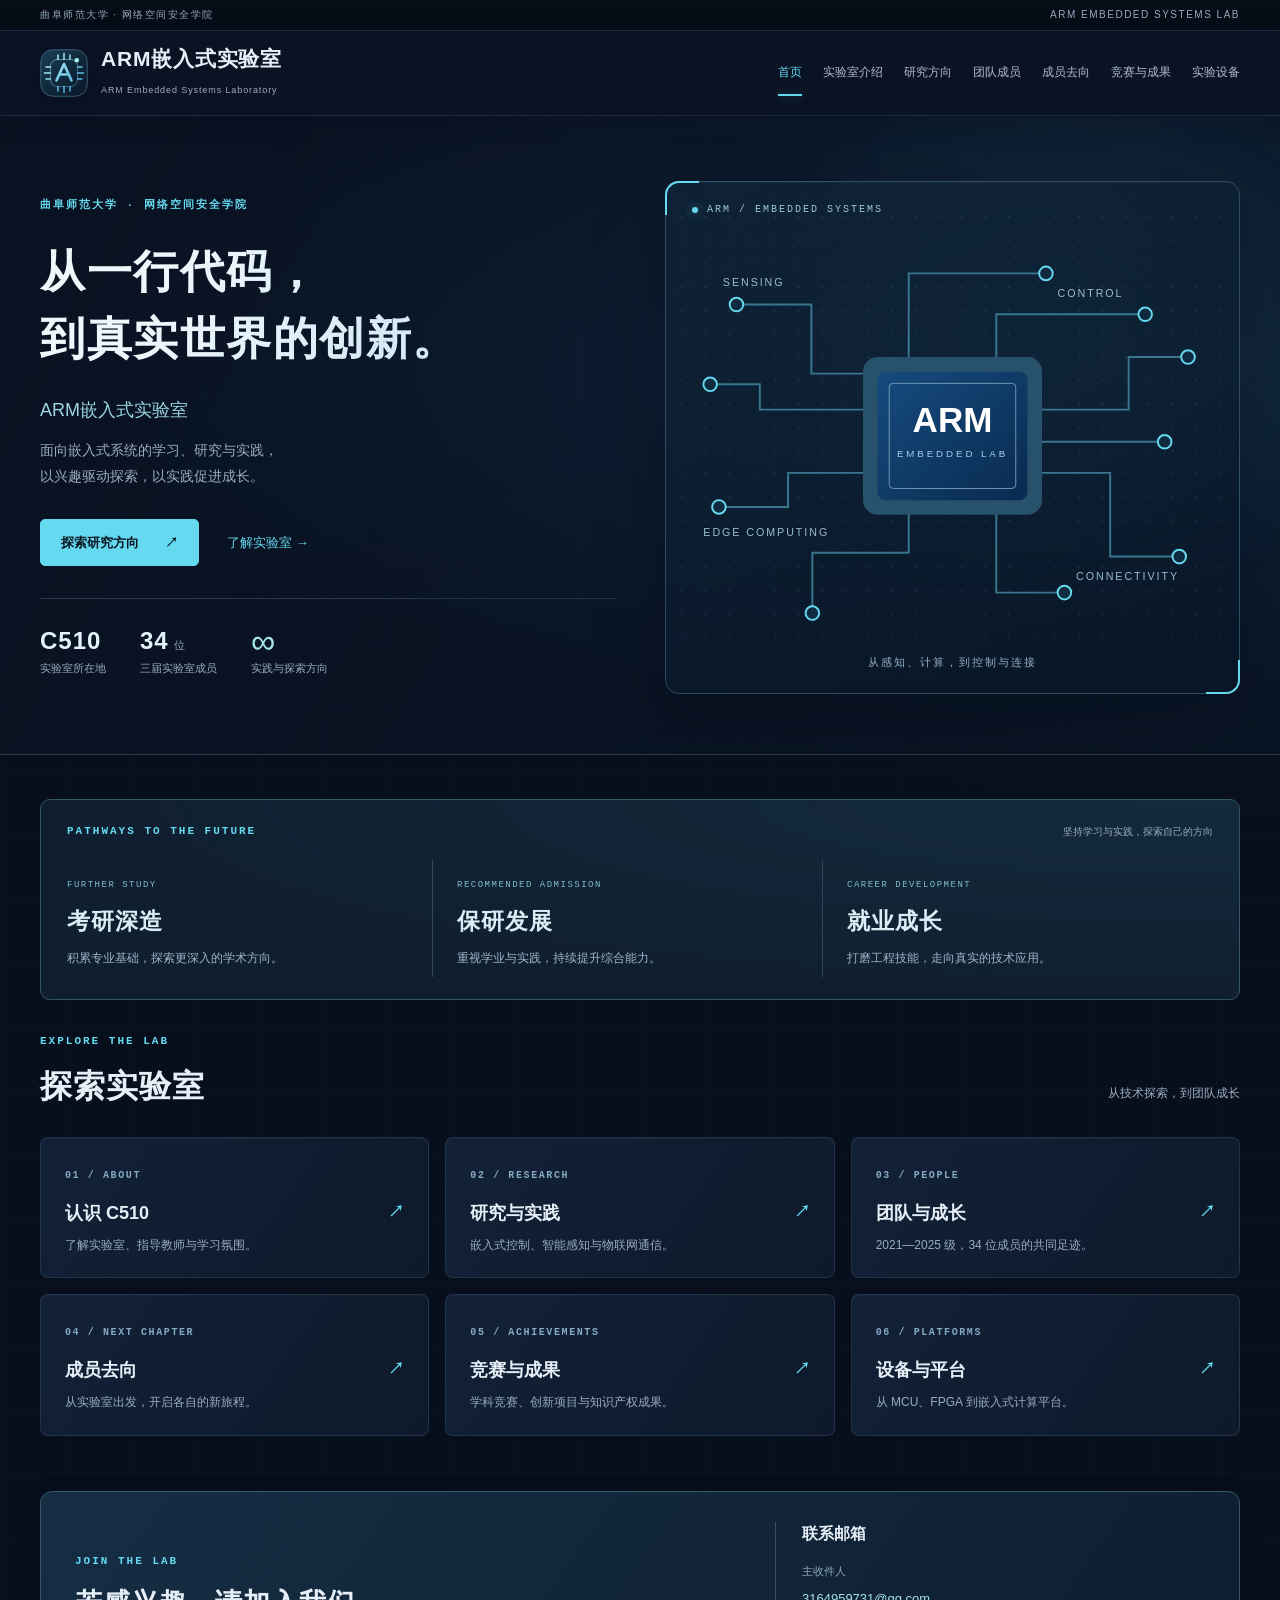
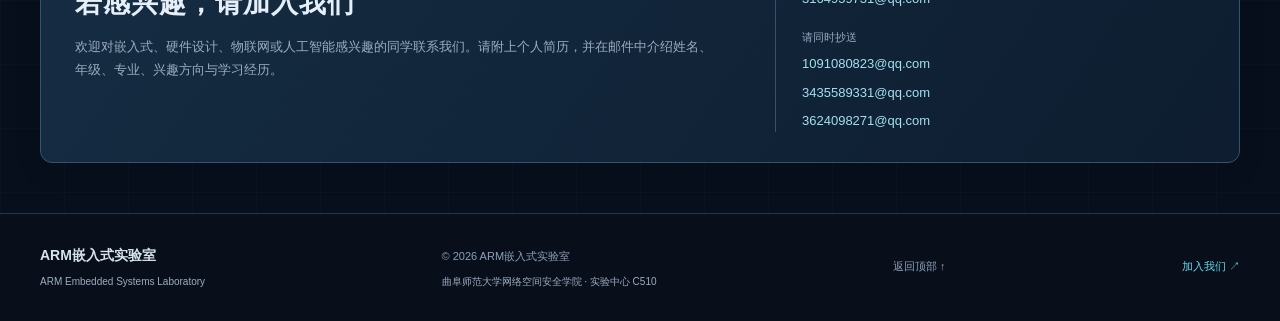
<file: index.html>
<!DOCTYPE html>

<html lang="zh-CN">
<head>
<meta charset="utf-8"/>
<meta content="width=device-width,initial-scale=1" name="viewport"/>
<meta content="曲阜师范大学网络空间安全学院 ARM嵌入式实验室 · 首页 · 实验中心 C510" name="description"/>
<title>ARM嵌入式实验室</title>
<link href="theme.css?v=20261012d" rel="stylesheet"/>
<script defer="" src="script.js?v=20261012d"></script>
<link href="lab-mark.svg" rel="icon" type="image/svg+xml"/></head>
<body class="page-home">
<a class="skip" href="#main">跳转到主要内容</a>
<div class="topbar">
<div class="container">
<span>曲阜师范大学 · 网络空间安全学院</span>
<span>ARM EMBEDDED SYSTEMS LAB</span>
</div>
</div>
<header>
<div class="container header-inner">
<a aria-label="ARM嵌入式实验室首页" class="brand" href="index.html">
<span aria-hidden="true" class="logo"><img alt="" decoding="async" height="48" src="lab-mark.svg" width="48"/></span>
<span>
<strong>ARM嵌入式实验室</strong>
<small>ARM Embedded Systems Laboratory</small>
</span>
</a>
<button aria-controls="nav" aria-expanded="false" class="menu-toggle">菜单 <span aria-hidden="true">☰</span></button>
<nav aria-label="主导航" id="nav">
<a aria-current="page" class="active" href="index.html">首页</a>
<a href="about.html">实验室介绍</a>
<a href="research.html">研究方向</a>
<a href="team.html">团队成员</a>
<a href="destinations.html">成员去向</a>
<a href="outputs.html">竞赛与成果</a>
<a href="equipment.html">实验设备</a>
</nav>
</div>
</header>
<main id="main"><section class="hero" id="home">
<div class="container hero-inner">
<div class="hero-copy">
<div class="eyebrow">曲阜师范大学 · 网络空间安全学院</div>
<h1>从一行代码，<br/>到真实世界的创新。</h1>
<p>ARM嵌入式实验室</p>
<div class="hero-description">
                        面向嵌入式系统的学习、研究与实践，<br/>以兴趣驱动探索，以实践促进成长。
                    </div>
<div class="actions">
<a class="button" href="research.html">探索研究方向 <span>↗</span></a>
<a class="text-link" href="about.html">了解实验室 <span>→</span></a>
</div>
<div aria-label="实验室概览" class="hero-highlights"><div><strong>C510</strong><span>实验室所在地</span></div><a href="team.html"><strong>34<span>位</span></strong><span>三届实验室成员</span></a><a href="research.html"><strong aria-label="无限可能" class="infinity-symbol">∞</strong><span>实践与探索方向</span></a></div>
</div>
<div aria-label="嵌入式系统主题示意图" class="chip-art"><div class="system-label"><span aria-hidden="true" class="signal-dot"></span> ARM / EMBEDDED SYSTEMS</div>
<svg role="img" viewbox="0 0 560 450">
<title>处理器与外设连接示意</title>
<defs>
<pattern height="24" id="dots" patternunits="userSpaceOnUse" width="24">
<circle cx="2" cy="2" fill="#acc7e0" r="1"></circle>
</pattern>
<lineargradient id="chip" x2="1" y2="1">
<stop stop-color="#164b7e"></stop>
<stop offset="1" stop-color="#092a50"></stop>
</lineargradient>
</defs>
<rect fill="url(#dots)" height="450" width="560"></rect>
<g fill="none" stroke="#91b9d7" stroke-width="2">
<path d="M205 163H135V92H58M235 163V60H376M325 163V102H478M355 200H461V146H522M355 233H498M355 265H442V351H513M325 290V388H395M235 290V347H136V409M205 265H111V300H40M205 200H82V174H31"></path>
<path aria-hidden="true" class="circuit-flow" d="M205 163H135V92H58M235 163V60H376M325 163V102H478M355 200H461V146H522M355 233H498M355 265H442V351H513M325 290V388H395M235 290V347H136V409M205 265H111V300H40M205 200H82V174H31" fill="none" stroke="#95e8ed" stroke-width="2"></path></g>
<g fill="#edf5fc" stroke="#739ec0" stroke-width="2">
<circle cx="58" cy="92" r="7"></circle>
<circle cx="376" cy="60" r="7"></circle>
<circle cx="478" cy="102" r="7"></circle>
<circle cx="522" cy="146" r="7"></circle>
<circle cx="498" cy="233" r="7"></circle>
<circle cx="513" cy="351" r="7"></circle>
<circle cx="395" cy="388" r="7"></circle>
<circle cx="136" cy="409" r="7"></circle>
<circle cx="40" cy="300" r="7"></circle>
<circle cx="31" cy="174" r="7"></circle>
</g>
<rect fill="#c7dceb" height="162" rx="15" width="184" x="188" y="146"></rect>
<rect fill="url(#chip)" height="132" rx="8" width="154" x="203" y="161"></rect>
<rect fill="none" height="108" rx="4" stroke="#759ab7" width="130" x="215" y="173"></rect>
<text fill="white" font-family="Arial" font-size="36" font-weight="bold" text-anchor="middle" x="280" y="223">ARM</text>
<text fill="#a9cee8" font-family="Arial" font-size="10" letter-spacing="3" text-anchor="middle" x="280" y="249">EMBEDDED LAB</text>
<g fill="#3c688b" font-family="Arial" font-size="11" letter-spacing="2">
<text x="44" y="73">SENSING</text>
<text x="388" y="84">CONTROL</text>
<text x="407" y="375">CONNECTIVITY</text>
<text x="24" y="330">EDGE COMPUTING</text>
</g>
</svg>
<span class="art-caption">从感知、计算，到控制与连接</span>
</div>
</div>
</section><section aria-labelledby="overview-title" class="home-overview container">
<div aria-label="成员发展方向" class="outcome-panel"><div class="outcome-heading"><span class="eyebrow">PATHWAYS TO THE FUTURE</span><span>坚持学习与实践，探索自己的方向</span></div><div class="direction-grid">
<article><span class="direction-code">FURTHER STUDY</span><h3>考研深造</h3><p>积累专业基础，探索更深入的学术方向。</p></article>
<article><span class="direction-code">RECOMMENDED ADMISSION</span><h3>保研发展</h3><p>重视学业与实践，持续提升综合能力。</p></article>
<article><span class="direction-code">CAREER DEVELOPMENT</span><h3>就业成长</h3><p>打磨工程技能，走向真实的技术应用。</p></article>
</div></div><div class="section-heading"><div><div class="eyebrow">EXPLORE THE LAB</div><h2 id="overview-title">探索实验室</h2></div><p>从技术探索，到团队成长</p></div>
<div class="portal-grid">
<a class="portal-card" href="about.html"><span class="portal-code">01 / ABOUT</span><h3>认识 C510 <span aria-hidden="true">↗</span></h3><p>了解实验室、指导教师与学习氛围。</p></a>
<a class="portal-card" href="research.html"><span class="portal-code">02 / RESEARCH</span><h3>研究与实践 <span aria-hidden="true">↗</span></h3><p>嵌入式控制、智能感知与物联网通信。</p></a>
<a class="portal-card" href="team.html"><span class="portal-code">03 / PEOPLE</span><h3>团队与成长 <span aria-hidden="true">↗</span></h3><p>2021—2025 级，34 位成员的共同足迹。</p></a>
<a class="portal-card" href="destinations.html"><span class="portal-code">04 / NEXT CHAPTER</span><h3>成员去向 <span aria-hidden="true">↗</span></h3><p>从实验室出发，开启各自的新旅程。</p></a>
<a class="portal-card" href="outputs.html"><span class="portal-code">05 / ACHIEVEMENTS</span><h3>竞赛与成果 <span aria-hidden="true">↗</span></h3><p>学科竞赛、创新项目与知识产权成果。</p></a>
<a class="portal-card" href="equipment.html"><span class="portal-code">06 / PLATFORMS</span><h3>设备与平台 <span aria-hidden="true">↗</span></h3><p>从 MCU、FPGA 到嵌入式计算平台。</p></a>
</div></section><section aria-labelledby="join-title" class="join-panel container" id="join">
<div class="join-copy"><div class="eyebrow">JOIN THE LAB</div><h2 id="join-title">若感兴趣，请加入我们</h2><p>欢迎对嵌入式、硬件设计、物联网或人工智能感兴趣的同学联系我们。请附上个人简历，并在邮件中介绍姓名、年级、专业、兴趣方向与学习经历。</p></div>
<div class="join-addresses"><h3>联系邮箱</h3><dl><div><dt>主收件人</dt><dd><span class="contact-email">3164959731@qq.com</span></dd></div><div><dt>请同时抄送</dt><dd><span class="contact-email">1091080823@qq.com</span><span class="contact-email">3435589331@qq.com</span><span class="contact-email">3624098271@qq.com</span></dd></div></dl></div>
</section></main>
<footer>
<div class="container">
<div>
<strong>ARM嵌入式实验室</strong>
<p>ARM Embedded Systems Laboratory</p>
</div>
<div>
<span>© <span id="year">2026</span> ARM嵌入式实验室</span>
<p>曲阜师范大学网络空间安全学院 · 实验中心 C510</p>
<!-- 备案完成后，在这里添加真实备案号及 https://beian.miit.gov.cn/ 链接 -->
</div>
<a href="#main">返回顶部 ↑</a>
<a class="footer-join" href="about.html#join">加入我们 ↗</a></div>
</footer>
</body>
</html>
</file>
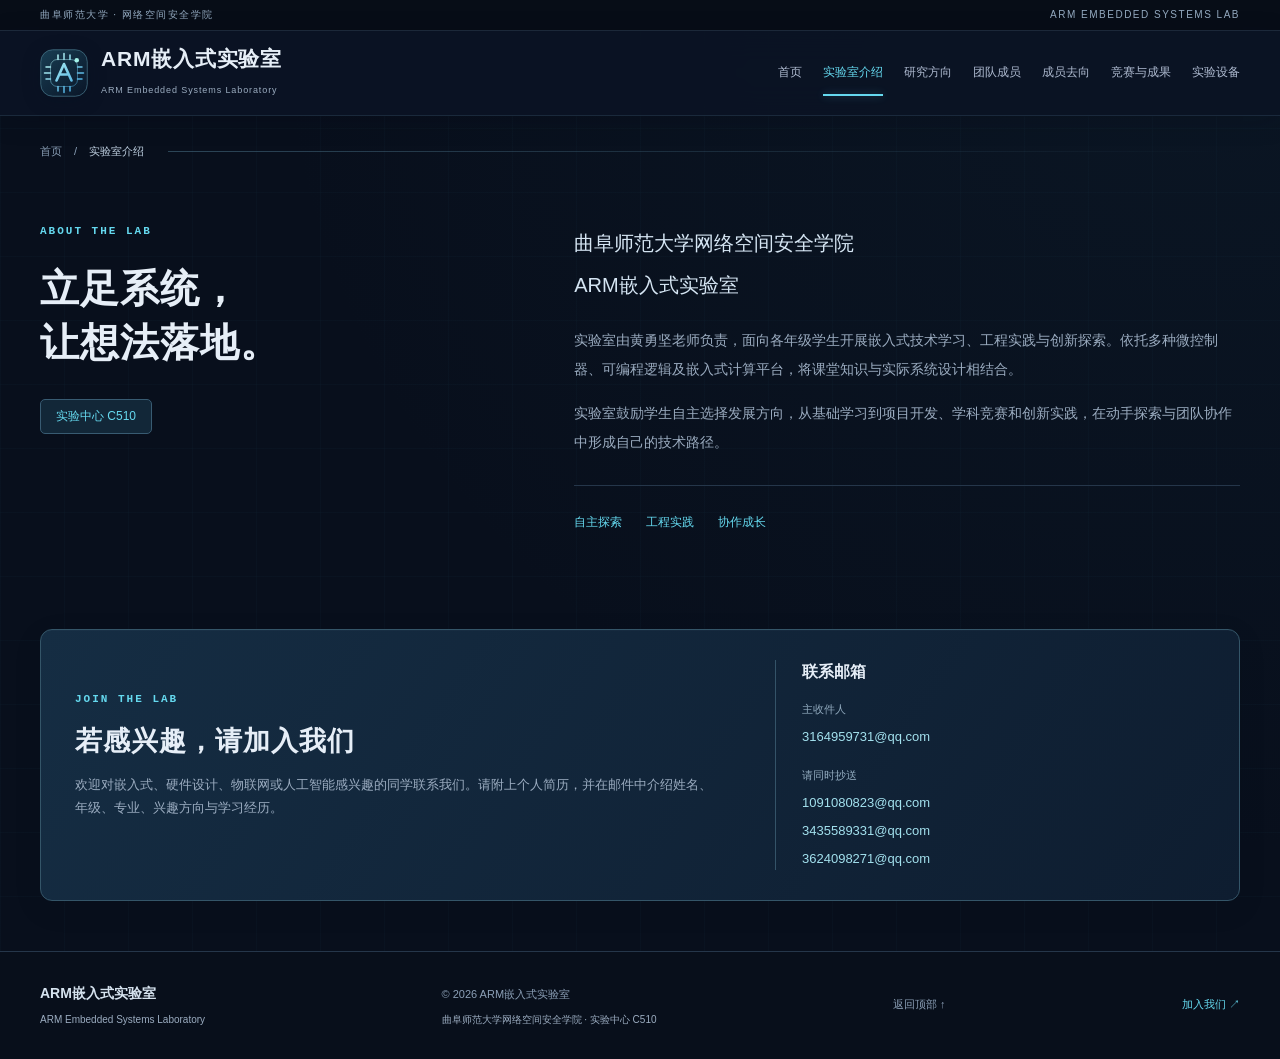
<file: about.html>
<!DOCTYPE html>

<html lang="zh-CN">
<head>
<meta charset="utf-8"/>
<meta content="width=device-width,initial-scale=1" name="viewport"/>
<meta content="曲阜师范大学网络空间安全学院 ARM嵌入式实验室 · 实验室介绍 · 实验中心 C510" name="description"/>
<title>实验室介绍 · ARM嵌入式实验室</title>
<link href="theme.css?v=20261012d" rel="stylesheet"/>
<script defer="" src="script.js?v=20261012d"></script>
<link href="lab-mark.svg" rel="icon" type="image/svg+xml"/></head>
<body class="page-about">
<a class="skip" href="#main">跳转到主要内容</a>
<div class="topbar">
<div class="container">
<span>曲阜师范大学 · 网络空间安全学院</span>
<span>ARM EMBEDDED SYSTEMS LAB</span>
</div>
</div>
<header>
<div class="container header-inner">
<a aria-label="ARM嵌入式实验室首页" class="brand" href="index.html">
<span aria-hidden="true" class="logo"><img alt="" decoding="async" height="48" src="lab-mark.svg" width="48"/></span>
<span>
<strong>ARM嵌入式实验室</strong>
<small>ARM Embedded Systems Laboratory</small>
</span>
</a>
<button aria-controls="nav" aria-expanded="false" class="menu-toggle">菜单 <span aria-hidden="true">☰</span></button>
<nav aria-label="主导航" id="nav">
<a href="index.html">首页</a>
<a aria-current="page" class="active" href="about.html">实验室介绍</a>
<a href="research.html">研究方向</a>
<a href="team.html">团队成员</a>
<a href="destinations.html">成员去向</a>
<a href="outputs.html">竞赛与成果</a>
<a href="equipment.html">实验设备</a>
</nav>
</div>
</header>
<main id="main"><div class="page-path container"><a href="index.html">首页</a><span aria-hidden="true">/</span><span>实验室介绍</span></div><section class="section container about" id="about">
<div>
<div class="eyebrow">ABOUT THE LAB</div>
<h2>立足系统，<br/>让想法落地。</h2>
<div class="location-pill">实验中心 C510</div>
</div>
<div>
<p class="lead">曲阜师范大学网络空间安全学院<br/>ARM嵌入式实验室</p>
<p>实验室由黄勇坚老师负责，面向各年级学生开展嵌入式技术学习、工程实践与创新探索。依托多种微控制器、可编程逻辑及嵌入式计算平台，将课堂知识与实际系统设计相结合。</p>
<p>实验室鼓励学生自主选择发展方向，从基础学习到项目开发、学科竞赛和创新实践，在动手探索与团队协作中形成自己的技术路径。</p>
<div class="about-notes">
<span>自主探索</span>
<span>工程实践</span>
<span>协作成长</span>
</div>
</div>
</section><section aria-labelledby="join-title" class="join-panel container" id="join">
<div class="join-copy"><div class="eyebrow">JOIN THE LAB</div><h2 id="join-title">若感兴趣，请加入我们</h2><p>欢迎对嵌入式、硬件设计、物联网或人工智能感兴趣的同学联系我们。请附上个人简历，并在邮件中介绍姓名、年级、专业、兴趣方向与学习经历。</p></div>
<div class="join-addresses"><h3>联系邮箱</h3><dl><div><dt>主收件人</dt><dd><span class="contact-email">3164959731@qq.com</span></dd></div><div><dt>请同时抄送</dt><dd><span class="contact-email">1091080823@qq.com</span><span class="contact-email">3435589331@qq.com</span><span class="contact-email">3624098271@qq.com</span></dd></div></dl></div>
</section></main>
<footer>
<div class="container">
<div>
<strong>ARM嵌入式实验室</strong>
<p>ARM Embedded Systems Laboratory</p>
</div>
<div>
<span>© <span id="year">2026</span> ARM嵌入式实验室</span>
<p>曲阜师范大学网络空间安全学院 · 实验中心 C510</p>
<!-- 备案完成后，在这里添加真实备案号及 https://beian.miit.gov.cn/ 链接 -->
</div>
<a href="#main">返回顶部 ↑</a>
<a class="footer-join" href="about.html#join">加入我们 ↗</a></div>
</footer>
</body>
</html>
</file>
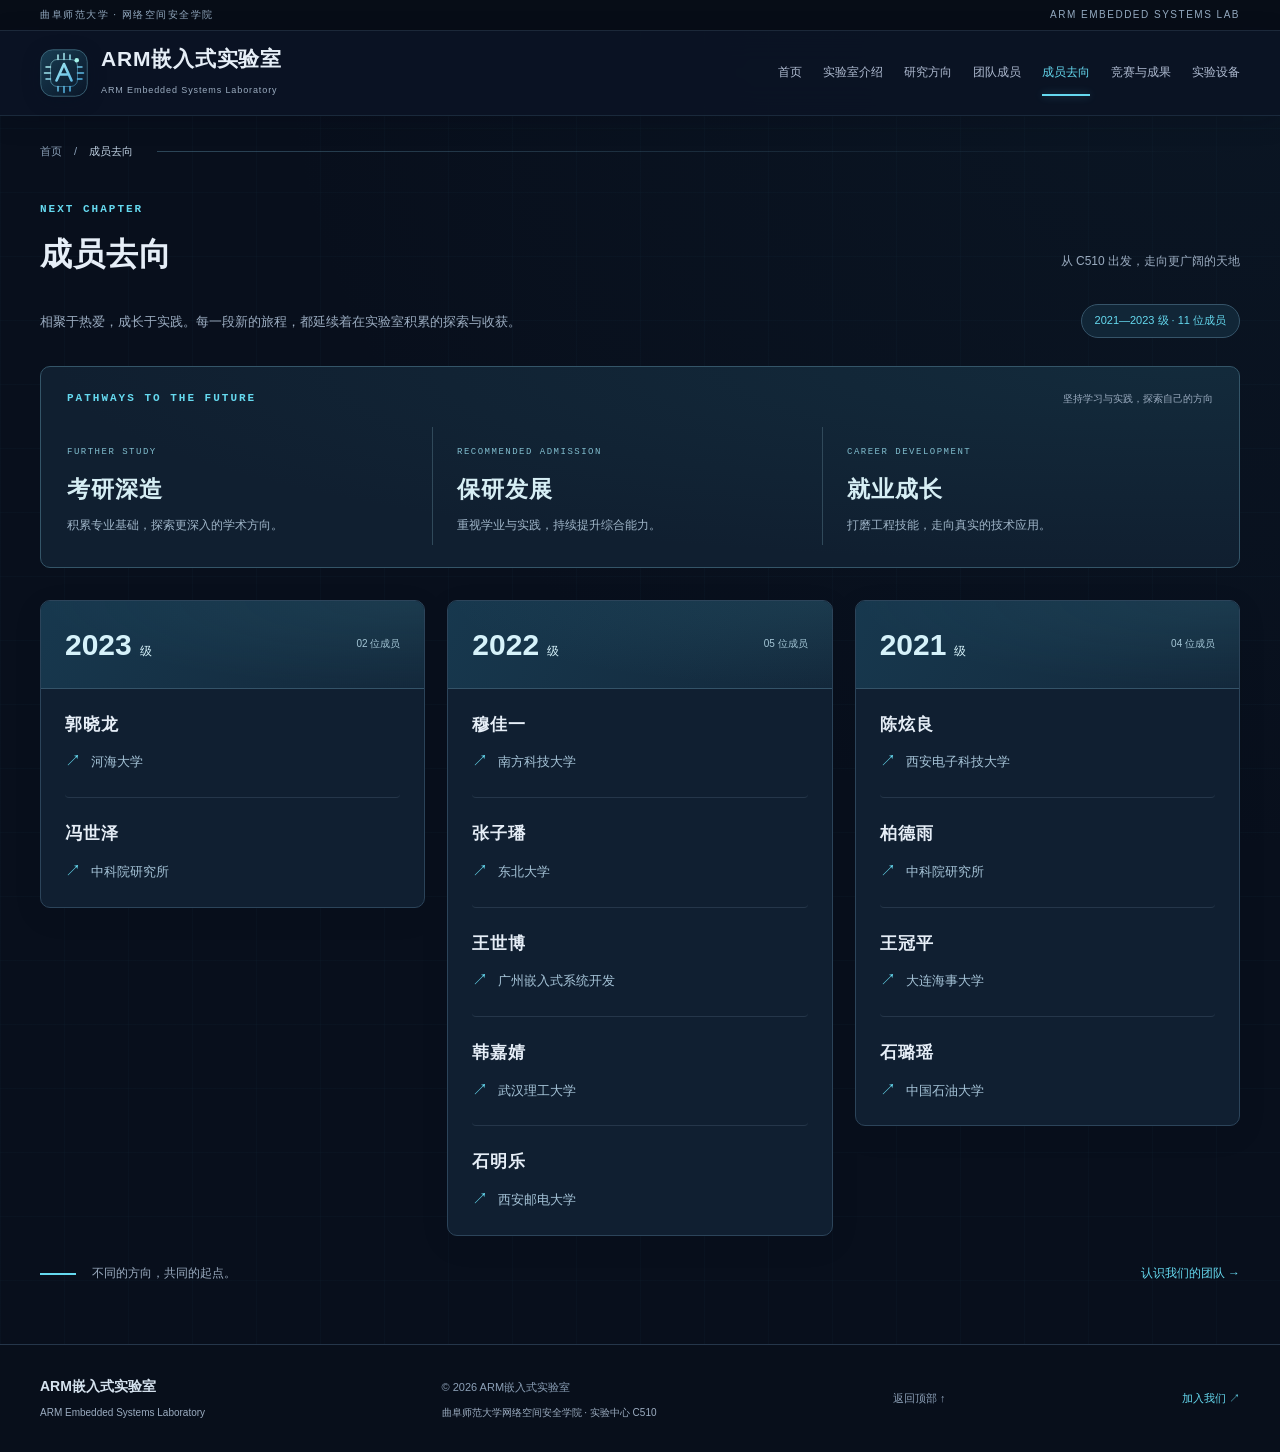
<file: destinations.html>
<!DOCTYPE html>

<html lang="zh-CN">
<head>
<meta charset="utf-8"/>
<meta content="width=device-width,initial-scale=1" name="viewport"/>
<meta content="曲阜师范大学网络空间安全学院 ARM嵌入式实验室 · 成员去向 · 实验中心 C510" name="description"/>
<title>成员去向 · ARM嵌入式实验室</title>
<link href="theme.css?v=20261012d" rel="stylesheet"/>
<script defer="" src="script.js?v=20261012d"></script>
<link href="lab-mark.svg" rel="icon" type="image/svg+xml"/></head>
<body class="page-destinations">
<a class="skip" href="#main">跳转到主要内容</a>
<div class="topbar">
<div class="container">
<span>曲阜师范大学 · 网络空间安全学院</span>
<span>ARM EMBEDDED SYSTEMS LAB</span>
</div>
</div>
<header>
<div class="container header-inner">
<a aria-label="ARM嵌入式实验室首页" class="brand" href="index.html">
<span aria-hidden="true" class="logo"><img alt="" decoding="async" height="48" src="lab-mark.svg" width="48"/></span>
<span>
<strong>ARM嵌入式实验室</strong>
<small>ARM Embedded Systems Laboratory</small>
</span>
</a>
<button aria-controls="nav" aria-expanded="false" class="menu-toggle">菜单 <span aria-hidden="true">☰</span></button>
<nav aria-label="主导航" id="nav">
<a href="index.html">首页</a>
<a href="about.html">实验室介绍</a>
<a href="research.html">研究方向</a>
<a href="team.html">团队成员</a>
<a aria-current="page" class="active" href="destinations.html">成员去向</a>
<a href="outputs.html">竞赛与成果</a>
<a href="equipment.html">实验设备</a>
</nav>
</div>
</header>
<main id="main"><div class="page-path container"><a href="index.html">首页</a><span aria-hidden="true">/</span><span>成员去向</span></div><section aria-labelledby="destinations-title" class="destinations section" id="destinations">
<div class="container">
<div class="section-heading">
<div>
<div class="eyebrow">NEXT CHAPTER</div>
<h2 id="destinations-title">成员去向</h2>
</div>
<p>从 C510 出发，走向更广阔的天地</p>
</div>
<div class="destinations-intro">
<p>相聚于热爱，成长于实践。每一段新的旅程，都延续着在实验室积累的探索与收获。</p>
<span>2021—2023 级 · 11 位成员</span>
</div>
<div aria-label="成员发展方向" class="outcome-panel"><div class="outcome-heading"><span class="eyebrow">PATHWAYS TO THE FUTURE</span><span>坚持学习与实践，探索自己的方向</span></div><div class="direction-grid">
<article><span class="direction-code">FURTHER STUDY</span><h3>考研深造</h3><p>积累专业基础，探索更深入的学术方向。</p></article>
<article><span class="direction-code">RECOMMENDED ADMISSION</span><h3>保研发展</h3><p>重视学业与实践，持续提升综合能力。</p></article>
<article><span class="direction-code">CAREER DEVELOPMENT</span><h3>就业成长</h3><p>打磨工程技能，走向真实的技术应用。</p></article>
</div></div><div class="cohort-grid">
<article aria-labelledby="cohort-2023" class="cohort">
<div class="cohort-heading"><h3 id="cohort-2023">2023<span>级</span></h3><span>02 位成员</span></div>
<dl class="destination-list">
<div><dt>郭晓龙</dt><dd><span aria-hidden="true" class="destination-mark">↗</span>河海大学</dd></div>
<div><dt>冯世泽</dt><dd><span aria-hidden="true" class="destination-mark">↗</span>中科院研究所</dd></div>
</dl>
</article>
<article aria-labelledby="cohort-2022" class="cohort">
<div class="cohort-heading"><h3 id="cohort-2022">2022<span>级</span></h3><span>05 位成员</span></div>
<dl class="destination-list">
<div><dt>穆佳一</dt><dd><span aria-hidden="true" class="destination-mark">↗</span>南方科技大学</dd></div>
<div><dt>张子璠</dt><dd><span aria-hidden="true" class="destination-mark">↗</span>东北大学</dd></div>
<div><dt>王世博</dt><dd><span aria-hidden="true" class="destination-mark">↗</span>广州嵌入式系统开发</dd></div>
<div><dt>韩嘉婧</dt><dd><span aria-hidden="true" class="destination-mark">↗</span>武汉理工大学</dd></div><div><dt>石明乐</dt><dd><span aria-hidden="true" class="destination-mark">↗</span>西安邮电大学</dd></div></dl>
</article>
<article aria-labelledby="cohort-2021" class="cohort">
<div class="cohort-heading"><h3 id="cohort-2021">2021<span>级</span></h3><span>04 位成员</span></div>
<dl class="destination-list">
<div><dt>陈炫良</dt><dd><span aria-hidden="true" class="destination-mark">↗</span>西安电子科技大学</dd></div>
<div><dt>柏德雨</dt><dd><span aria-hidden="true" class="destination-mark">↗</span>中科院研究所</dd></div>
<div><dt>王冠平</dt><dd><span aria-hidden="true" class="destination-mark">↗</span>大连海事大学</dd></div><div><dt>石璐瑶</dt><dd><span aria-hidden="true" class="destination-mark">↗</span>中国石油大学</dd></div></dl>
</article>
</div>
<div class="destinations-footer"><span aria-hidden="true" class="journey-line"></span><p>不同的方向，共同的起点。</p><a href="team.html">认识我们的团队 →</a></div>
</div>
</section></main>
<footer>
<div class="container">
<div>
<strong>ARM嵌入式实验室</strong>
<p>ARM Embedded Systems Laboratory</p>
</div>
<div>
<span>© <span id="year">2026</span> ARM嵌入式实验室</span>
<p>曲阜师范大学网络空间安全学院 · 实验中心 C510</p>
<!-- 备案完成后，在这里添加真实备案号及 https://beian.miit.gov.cn/ 链接 -->
</div>
<a href="#main">返回顶部 ↑</a>
<a class="footer-join" href="about.html#join">加入我们 ↗</a></div>
</footer>
</body>
</html>
</file>
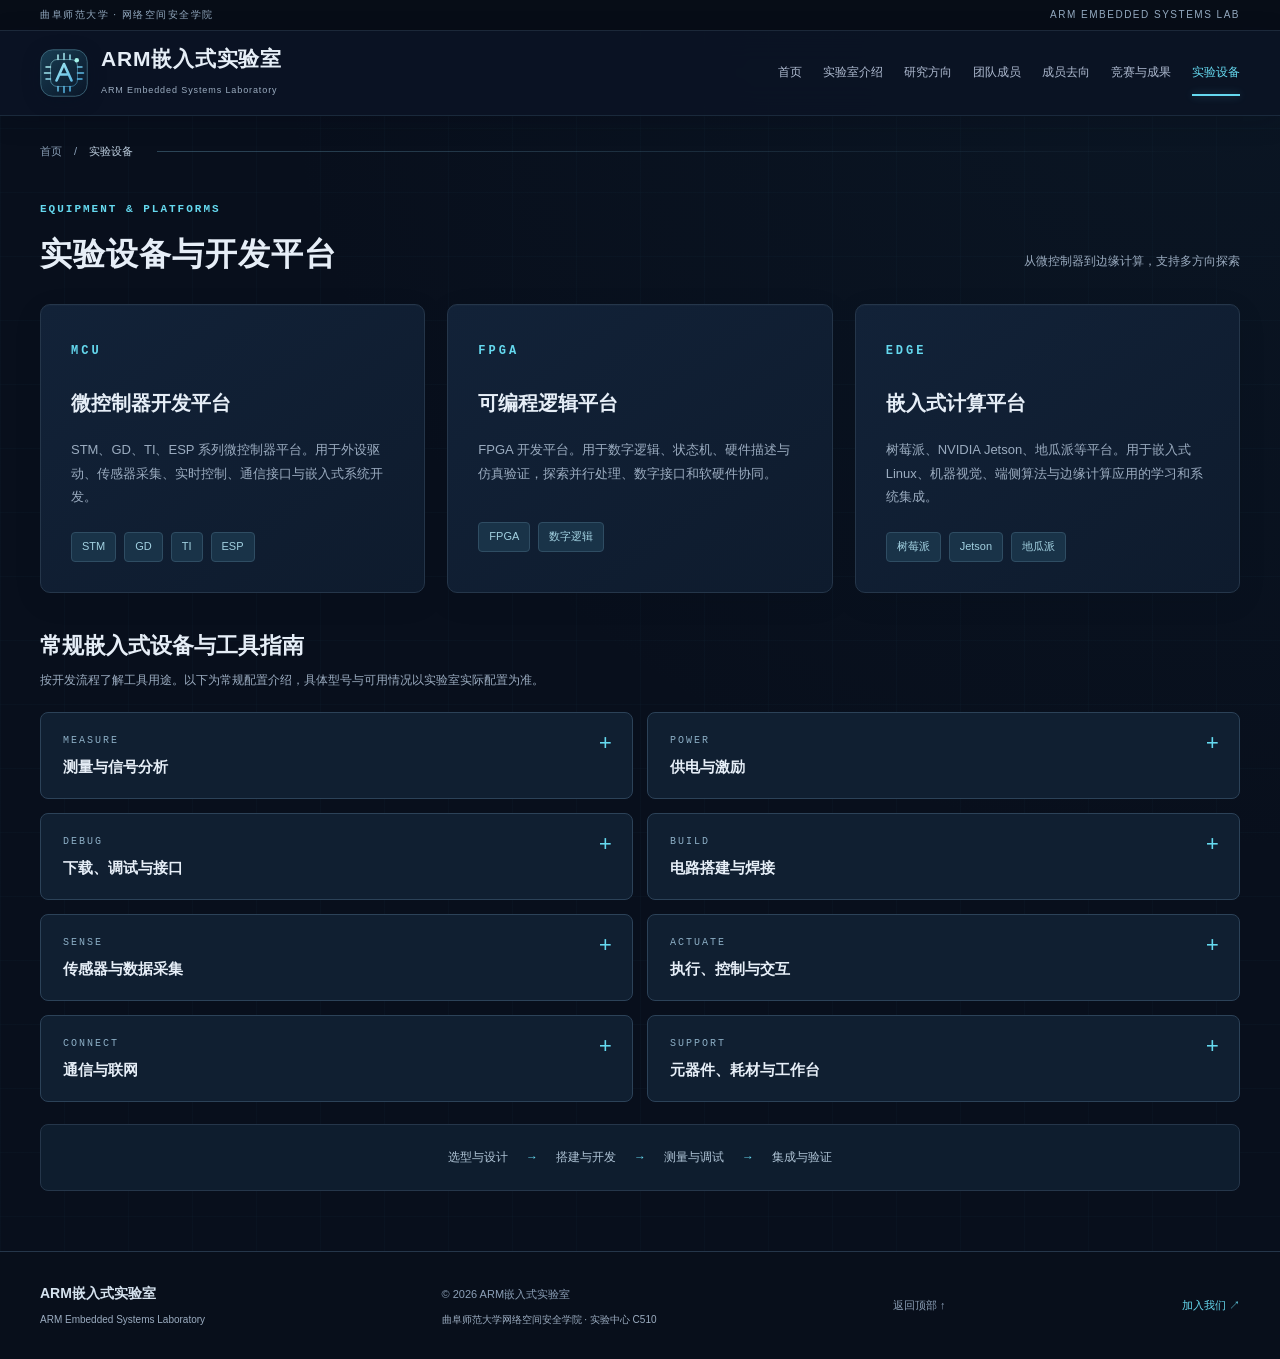
<file: equipment.html>
<!DOCTYPE html>

<html lang="zh-CN">
<head>
<meta charset="utf-8"/>
<meta content="width=device-width,initial-scale=1" name="viewport"/>
<meta content="曲阜师范大学网络空间安全学院 ARM嵌入式实验室 · 实验设备 · 实验中心 C510" name="description"/>
<title>实验设备 · ARM嵌入式实验室</title>
<link href="theme.css?v=20261012d" rel="stylesheet"/>
<script defer="" src="script.js?v=20261012d"></script>
<link href="lab-mark.svg" rel="icon" type="image/svg+xml"/></head>
<body class="page-equipment">
<a class="skip" href="#main">跳转到主要内容</a>
<div class="topbar">
<div class="container">
<span>曲阜师范大学 · 网络空间安全学院</span>
<span>ARM EMBEDDED SYSTEMS LAB</span>
</div>
</div>
<header>
<div class="container header-inner">
<a aria-label="ARM嵌入式实验室首页" class="brand" href="index.html">
<span aria-hidden="true" class="logo"><img alt="" decoding="async" height="48" src="lab-mark.svg" width="48"/></span>
<span>
<strong>ARM嵌入式实验室</strong>
<small>ARM Embedded Systems Laboratory</small>
</span>
</a>
<button aria-controls="nav" aria-expanded="false" class="menu-toggle">菜单 <span aria-hidden="true">☰</span></button>
<nav aria-label="主导航" id="nav">
<a href="index.html">首页</a>
<a href="about.html">实验室介绍</a>
<a href="research.html">研究方向</a>
<a href="team.html">团队成员</a>
<a href="destinations.html">成员去向</a>
<a href="outputs.html">竞赛与成果</a>
<a aria-current="page" class="active" href="equipment.html">实验设备</a>
</nav>
</div>
</header>
<main id="main"><div class="page-path container"><a href="index.html">首页</a><span aria-hidden="true">/</span><span>实验设备</span></div><section class="section container" id="equipment">
<div class="section-heading">
<div>
<div class="eyebrow">EQUIPMENT &amp; PLATFORMS</div>
<h2>实验设备与开发平台</h2>
</div>
<p>从微控制器到边缘计算，支持多方向探索</p>
</div>
<div class="equipment-grid">
<article>
<span class="equipment-code">MCU</span>
<h3>微控制器开发平台</h3>
<p>STM、GD、TI、ESP 系列微控制器平台。用于外设驱动、传感器采集、实时控制、通信接口与嵌入式系统开发。</p>
<div class="device-tags">
<span>STM</span>
<span>GD</span>
<span>TI</span>
<span>ESP</span>
</div>
</article>
<article>
<span class="equipment-code">FPGA</span>
<h3>可编程逻辑平台</h3>
<p>FPGA 开发平台。用于数字逻辑、状态机、硬件描述与仿真验证，探索并行处理、数字接口和软硬件协同。</p>
<div class="device-tags">
<span>FPGA</span>
<span>数字逻辑</span>
</div>
</article>
<article>
<span class="equipment-code">EDGE</span>
<h3>嵌入式计算平台</h3>
<p>树莓派、NVIDIA Jetson、地瓜派等平台。用于嵌入式 Linux、机器视觉、端侧算法与边缘计算应用的学习和系统集成。</p>
<div class="device-tags">
<span>树莓派</span>
<span>Jetson</span>
<span>地瓜派</span>
</div>
</article>
</div>
<div class="detail-block"><div class="subsection-heading"><h3>常规嵌入式设备与工具指南</h3><p>按开发流程了解工具用途。以下为常规配置介绍，具体型号与可用情况以实验室实际配置为准。</p></div><div class="detail-grid"><details class="tech-detail"><summary><span class="detail-code">MEASURE</span>测量与信号分析</summary><dl class="tool-list"><div><dt>数字示波器与探头</dt><dd>观察电压波形、时序、噪声和电源纹波，辅助判断信号与电路工作状态。</dd></div><div><dt>数字万用表</dt><dd>测量电压、电流、电阻与通断，进行供电检查、元器件检测和故障排查。</dd></div><div><dt>逻辑分析仪</dt><dd>采集数字信号，分析 UART、I²C、SPI 等总线通信与逻辑时序。</dd></div><div><dt>LCR 测试工具</dt><dd>测量电阻、电容、电感等参数，用于元件检查与电路分析。</dd></div></dl></details><details class="tech-detail"><summary><span class="detail-code">POWER</span>供电与激励</summary><dl class="tool-list"><div><dt>可调直流稳压电源</dt><dd>为开发板和电路提供可控供电，配合限流功能进行上电测试。</dd></div><div><dt>函数 / 任意波形信号发生器</dt><dd>提供正弦波、方波、脉冲等测试信号，验证采集、滤波和响应特性。</dd></div><div><dt>电子负载与功率测试工具</dt><dd>用于电源带载、功耗和供电稳定性测试，按项目需求选择。</dd></div><div><dt>电源模块与转换模块</dt><dd>学习降压、升压、稳压与电源分配，搭建不同电压等级的系统。</dd></div></dl></details><details class="tech-detail"><summary><span class="detail-code">DEBUG</span>下载、调试与接口</summary><dl class="tool-list"><div><dt>ST-Link、J-Link、CMSIS-DAP 等调试器</dt><dd>根据芯片和工具链选择，用于程序下载、断点调试、单步运行和变量查看。</dd></div><div><dt>USB 转串口与接口转换模块</dt><dd>连接计算机与设备，记录串口日志；按需求使用 USB 转 TTL、RS-232、RS-485 等接口。</dd></div><div><dt>CAN 等总线接口工具</dt><dd>用于相应通信模块的连接、报文观察和协议联调。</dd></div><div><dt>开发、仿真与串口软件</dt><dd>配合编译器、IDE、调试器、串口终端与协议分析工具，完成软件开发和验证。</dd></div></dl></details><details class="tech-detail"><summary><span class="detail-code">BUILD</span>电路搭建与焊接</summary><dl class="tool-list"><div><dt>面包板、洞洞板与杜邦线</dt><dd>快速搭建电路原型，验证元件连接和模块方案。</dd></div><div><dt>焊台、烙铁与热风返修工具</dt><dd>进行通孔、贴片元件的焊接、拆焊与电路板维修。</dd></div><div><dt>焊锡、助焊剂、吸锡带与吸锡器</dt><dd>配合焊接和返修，处理焊点、短路与多余焊料。</dd></div><div><dt>镊子、斜口钳、剥线钳与放大观察工具</dt><dd>用于元件装配、线材加工及焊点检查。</dd></div><div><dt>原理图与 PCB 设计工具</dt><dd>完成电路设计、布局布线和生产文件输出；配合 PCB 板进行装配与联调。</dd></div></dl></details><details class="tech-detail"><summary><span class="detail-code">SENSE</span>传感器与数据采集</summary><dl class="tool-list"><div><dt>环境与光学传感器</dt><dd>围绕温湿度、光照、距离等数据进行采集、校准与应用设计。</dd></div><div><dt>运动与位置传感器</dt><dd>使用加速度、角速度、编码器等信息，探索状态估计和运动控制。</dd></div><div><dt>摄像头与图像采集模块</dt><dd>支持图像输入、视觉算法验证及嵌入式识别应用。</dd></div><div><dt>ADC、DAC 与模拟前端模块</dt><dd>探索模拟信号采集、信号转换、放大与滤波。</dd></div></dl></details><details class="tech-detail"><summary><span class="detail-code">ACTUATE</span>执行、控制与交互</summary><dl class="tool-list"><div><dt>直流电机、步进电机、舵机及驱动模块</dt><dd>学习 PWM 驱动、速度与位置控制，构建执行系统。</dd></div><div><dt>显示屏、按键与指示模块</dt><dd>通过 LCD、OLED、LED、按键等实现设备状态显示和人机交互。</dd></div><div><dt>继电器与开关驱动模块</dt><dd>学习不同负载的开关控制与接口电路设计。</dd></div><div><dt>机械结构与装配配件</dt><dd>结合支架、连接件等搭建原型，验证控制系统的实际工作效果。</dd></div></dl></details><details class="tech-detail"><summary><span class="detail-code">CONNECT</span>通信与联网</summary><dl class="tool-list"><div><dt>Wi-Fi、蓝牙与无线通信模块</dt><dd>用于设备联网、近距离交互与无线数据传输。</dd></div><div><dt>以太网及串行总线模块</dt><dd>连接设备与网络，开展有线通信与协议集成。</dd></div><div><dt>LoRa、蜂窝通信与定位模块</dt><dd>按项目需求探索远距离通信、广域联网或定位应用。</dd></div><div><dt>路由器与网络调试工具</dt><dd>进行连接测试、数据收发和网络异常排查。</dd></div></dl></details><details class="tech-detail"><summary><span class="detail-code">SUPPORT</span>元器件、耗材与工作台</summary><dl class="tool-list"><div><dt>基础电子元件</dt><dd>电阻、电容、电感、二极管、晶体管及常用集成电路，用于搭建与验证电路。</dd></div><div><dt>连接与固定配件</dt><dd>排针、排母、接插件、线材、螺丝、热缩管等，用于系统装配。</dd></div><div><dt>防静电与工作台用品</dt><dd>防静电垫、收纳工具等，配合规范操作与器件管理。</dd></div><div><dt>计算机与资料工具</dt><dd>用于代码编写、仿真、数据记录、设计文档与项目演示。</dd></div></dl></details></div><div class="workflow-strip"><span>选型与设计</span><b aria-hidden="true">→</b><span>搭建与开发</span><b aria-hidden="true">→</b><span>测量与调试</span><b aria-hidden="true">→</b><span>集成与验证</span></div></div></section></main>
<footer>
<div class="container">
<div>
<strong>ARM嵌入式实验室</strong>
<p>ARM Embedded Systems Laboratory</p>
</div>
<div>
<span>© <span id="year">2026</span> ARM嵌入式实验室</span>
<p>曲阜师范大学网络空间安全学院 · 实验中心 C510</p>
<!-- 备案完成后，在这里添加真实备案号及 https://beian.miit.gov.cn/ 链接 -->
</div>
<a href="#main">返回顶部 ↑</a>
<a class="footer-join" href="about.html#join">加入我们 ↗</a></div>
</footer>
</body>
</html>
</file>
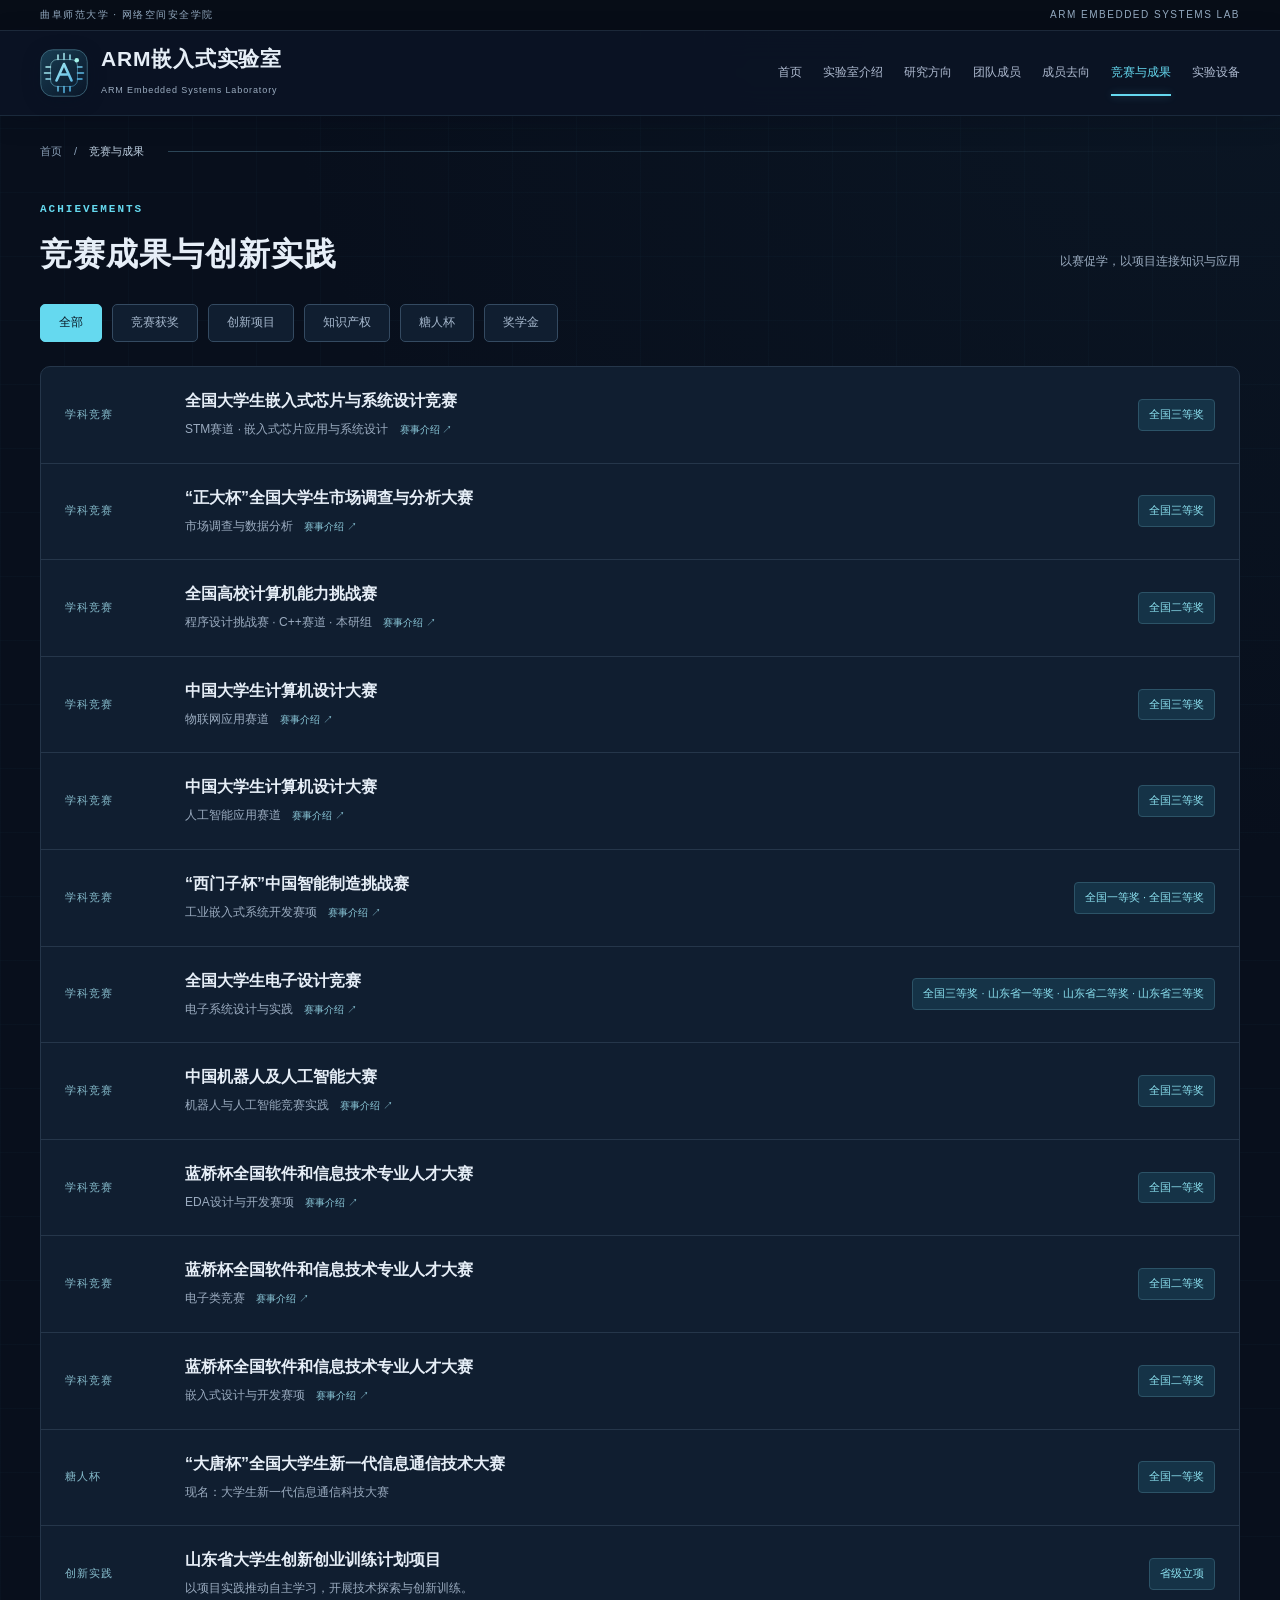
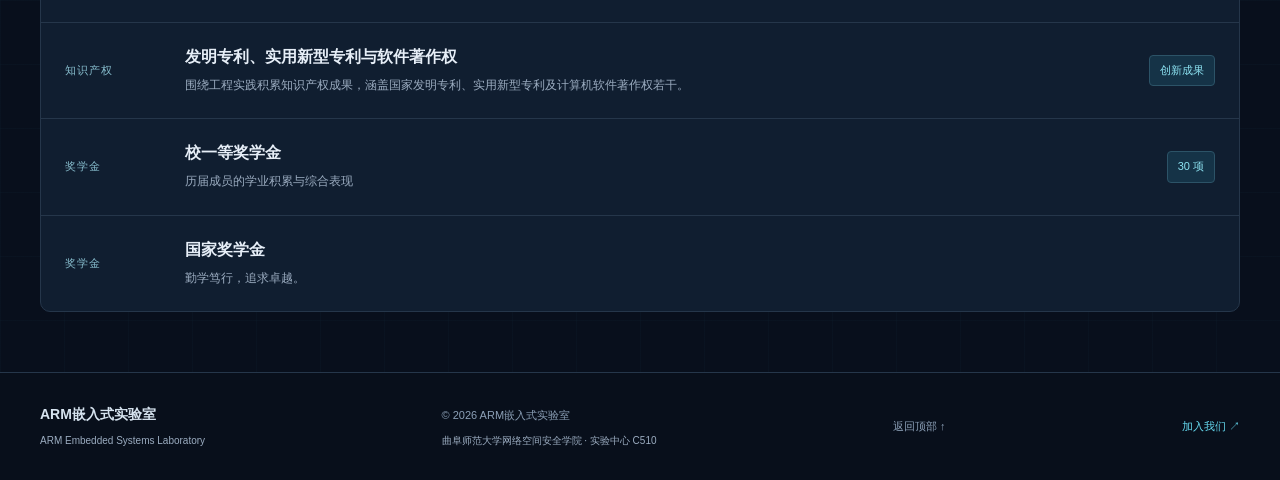
<file: outputs.html>
<!DOCTYPE html>

<html lang="zh-CN">
<head>
<meta charset="utf-8"/>
<meta content="width=device-width,initial-scale=1" name="viewport"/>
<meta content="曲阜师范大学网络空间安全学院 ARM嵌入式实验室 · 竞赛与成果 · 实验中心 C510" name="description"/>
<title>竞赛与成果 · ARM嵌入式实验室</title>
<link href="theme.css?v=20261012d" rel="stylesheet"/>
<script defer="" src="script.js?v=20261012d"></script>
<link href="lab-mark.svg" rel="icon" type="image/svg+xml"/></head>
<body class="page-outputs">
<a class="skip" href="#main">跳转到主要内容</a>
<div class="topbar">
<div class="container">
<span>曲阜师范大学 · 网络空间安全学院</span>
<span>ARM EMBEDDED SYSTEMS LAB</span>
</div>
</div>
<header>
<div class="container header-inner">
<a aria-label="ARM嵌入式实验室首页" class="brand" href="index.html">
<span aria-hidden="true" class="logo"><img alt="" decoding="async" height="48" src="lab-mark.svg" width="48"/></span>
<span>
<strong>ARM嵌入式实验室</strong>
<small>ARM Embedded Systems Laboratory</small>
</span>
</a>
<button aria-controls="nav" aria-expanded="false" class="menu-toggle">菜单 <span aria-hidden="true">☰</span></button>
<nav aria-label="主导航" id="nav">
<a href="index.html">首页</a>
<a href="about.html">实验室介绍</a>
<a href="research.html">研究方向</a>
<a href="team.html">团队成员</a>
<a href="destinations.html">成员去向</a>
<a aria-current="page" class="active" href="outputs.html">竞赛与成果</a>
<a href="equipment.html">实验设备</a>
</nav>
</div>
</header>
<main id="main"><div class="page-path container"><a href="index.html">首页</a><span aria-hidden="true">/</span><span>竞赛与成果</span></div><section class="outputs section" id="outputs">
<div class="container">
<div class="section-heading">
<div>
<div class="eyebrow">ACHIEVEMENTS</div>
<h2>竞赛成果与创新实践</h2>
</div>
<p>以赛促学，以项目连接知识与应用</p>
</div>
<div aria-label="筛选成果" class="filters" role="group">
<button aria-pressed="true" class="selected" data-filter="all">全部</button>
<button aria-pressed="false" data-filter="competition">竞赛获奖</button>
<button aria-pressed="false" data-filter="project">创新项目</button>
<button aria-pressed="false" data-filter="patent">知识产权</button>
<button aria-pressed="false" data-filter="culture">糖人杯</button>
<button aria-pressed="false" data-filter="scholarship">奖学金</button></div>
<div class="work-list"><article data-type="competition"><span class="work-label">学科竞赛</span><div><h3>全国大学生嵌入式芯片与系统设计竞赛</h3><p>STM赛道 · 嵌入式芯片应用与系统设计 <a class="event-source" href="https://www.socchina.net/home?trackType=2" rel="noopener noreferrer" target="_blank">赛事介绍 ↗</a></p></div><span class="award">全国三等奖</span></article><article data-type="competition"><span class="work-label">学科竞赛</span><div><h3>“正大杯”全国大学生市场调查与分析大赛</h3><p>市场调查与数据分析 <a class="event-source" href="https://jwc.cufe.edu.cn/info/1101/7079.htm" rel="noopener noreferrer" target="_blank">赛事介绍 ↗</a></p></div><span class="award">全国三等奖</span></article><article data-type="competition"><span class="work-label">学科竞赛</span><div><h3>全国高校计算机能力挑战赛</h3><p>程序设计挑战赛 · C++赛道 · 本研组 <a class="event-source" href="https://www.ncccu.org.cn/index/Paper/case4.html" rel="noopener noreferrer" target="_blank">赛事介绍 ↗</a></p></div><span class="award">全国二等奖</span></article>
<article data-type="competition">
<span class="work-label">学科竞赛</span>
<div>
<h3>中国大学生计算机设计大赛</h3>
<p>物联网应用赛道 <a aria-label="中国大学生计算机设计大赛赛事介绍（新窗口打开）" class="event-source" href="https://jsjds.blcu.edu.cn/info/1078/1718.htm" rel="noopener noreferrer" target="_blank">赛事介绍 ↗</a></p>
</div>
<span class="award">全国三等奖</span>
</article>
<article data-type="competition">
<span class="work-label">学科竞赛</span>
<div>
<h3>中国大学生计算机设计大赛</h3>
<p>人工智能应用赛道 <a aria-label="中国大学生计算机设计大赛赛事介绍（新窗口打开）" class="event-source" href="https://jsjds.blcu.edu.cn/info/1078/1718.htm" rel="noopener noreferrer" target="_blank">赛事介绍 ↗</a></p>
</div>
<span class="award">全国三等奖</span>
</article>
<article data-type="competition">
<span class="work-label">学科竞赛</span>
<div>
<h3>“西门子杯”中国智能制造挑战赛</h3>
<p>工业嵌入式系统开发赛项 <a aria-label="“西门子杯”中国智能制造挑战赛赛事介绍（新窗口打开）" class="event-source" href="https://www.siemenscup-cimc.org.cn/" rel="noopener noreferrer" target="_blank">赛事介绍 ↗</a></p>
</div>
<span class="award">全国一等奖 · 全国三等奖</span>
</article>
<article data-type="competition">
<span class="work-label">学科竞赛</span>
<div>
<h3>全国大学生电子设计竞赛</h3>
<p>电子系统设计与实践 <a aria-label="全国大学生电子设计竞赛赛事介绍（新窗口打开）" class="event-source" href="https://nuedc-sh.sjtu.edu.cn/" rel="noopener noreferrer" target="_blank">赛事介绍 ↗</a></p>
</div>
<span class="award">全国三等奖 · 山东省一等奖 · 山东省二等奖 · 山东省三等奖</span>
</article>
<article data-type="competition">
<span class="work-label">学科竞赛</span>
<div>
<h3>中国机器人及人工智能大赛</h3>
<p>机器人与人工智能竞赛实践 <a aria-label="中国机器人及人工智能大赛赛事介绍（新窗口打开）" class="event-source" href="https://www.caairobot.com/" rel="noopener noreferrer" target="_blank">赛事介绍 ↗</a></p>
</div>
<span class="award">全国三等奖</span>
</article>
<article data-type="competition">
<span class="work-label">学科竞赛</span>
<div>
<h3>蓝桥杯全国软件和信息技术专业人才大赛</h3>
<p>EDA设计与开发赛项 <a aria-label="蓝桥杯全国软件和信息技术专业人才大赛赛事介绍（新窗口打开）" class="event-source" href="https://dasai.lanqiao.cn/pages/v7/dasai/competition/individual_competition.html" rel="noopener noreferrer" target="_blank">赛事介绍 ↗</a></p>
</div>
<span class="award">全国一等奖</span>
</article>
<article data-type="competition">
<span class="work-label">学科竞赛</span>
<div>
<h3>蓝桥杯全国软件和信息技术专业人才大赛</h3>
<p>电子类竞赛 <a aria-label="蓝桥杯全国软件和信息技术专业人才大赛赛事介绍（新窗口打开）" class="event-source" href="https://dasai.lanqiao.cn/pages/v7/dasai/competition/individual_competition.html" rel="noopener noreferrer" target="_blank">赛事介绍 ↗</a></p>
</div>
<span class="award">全国二等奖</span>
</article>
<article data-type="competition">
<span class="work-label">学科竞赛</span>
<div>
<h3>蓝桥杯全国软件和信息技术专业人才大赛</h3>
<p>嵌入式设计与开发赛项 <a aria-label="蓝桥杯全国软件和信息技术专业人才大赛赛事介绍（新窗口打开）" class="event-source" href="https://dasai.lanqiao.cn/pages/v7/dasai/competition/individual_competition.html" rel="noopener noreferrer" target="_blank">赛事介绍 ↗</a></p>
</div>
<span class="award">全国二等奖</span>
</article>
<article data-type="culture">
<span class="work-label">糖人杯</span>
<div>
<h3>“大唐杯”全国大学生新一代信息通信技术大赛</h3>
<p>现名：大学生新一代信息通信科技大赛</p>
</div>
<span class="award">全国一等奖</span>
</article>
<article data-type="project">
<span class="work-label">创新实践</span>
<div>
<h3>山东省大学生创新创业训练计划项目</h3>
<p>以项目实践推动自主学习，开展技术探索与创新训练。</p>
</div>
<span class="award">省级立项</span>
</article>
<article data-type="patent">
<span class="work-label">知识产权</span>
<div>
<h3>发明专利、实用新型专利与软件著作权</h3>
<p>围绕工程实践积累知识产权成果，涵盖国家发明专利、实用新型专利及计算机软件著作权若干。</p>
</div>
<span class="award">创新成果</span>
</article>
<article data-type="scholarship"><span class="work-label">奖学金</span><div><h3>校一等奖学金</h3><p>历届成员的学业积累与综合表现</p></div><span class="award">30 项</span></article><article data-type="scholarship"><span class="work-label">奖学金</span><div><h3>国家奖学金</h3><p>勤学笃行，追求卓越。</p></div></article></div>
</div>
</section></main>
<footer>
<div class="container">
<div>
<strong>ARM嵌入式实验室</strong>
<p>ARM Embedded Systems Laboratory</p>
</div>
<div>
<span>© <span id="year">2026</span> ARM嵌入式实验室</span>
<p>曲阜师范大学网络空间安全学院 · 实验中心 C510</p>
<!-- 备案完成后，在这里添加真实备案号及 https://beian.miit.gov.cn/ 链接 -->
</div>
<a href="#main">返回顶部 ↑</a>
<a class="footer-join" href="about.html#join">加入我们 ↗</a></div>
</footer>
</body>
</html>
</file>
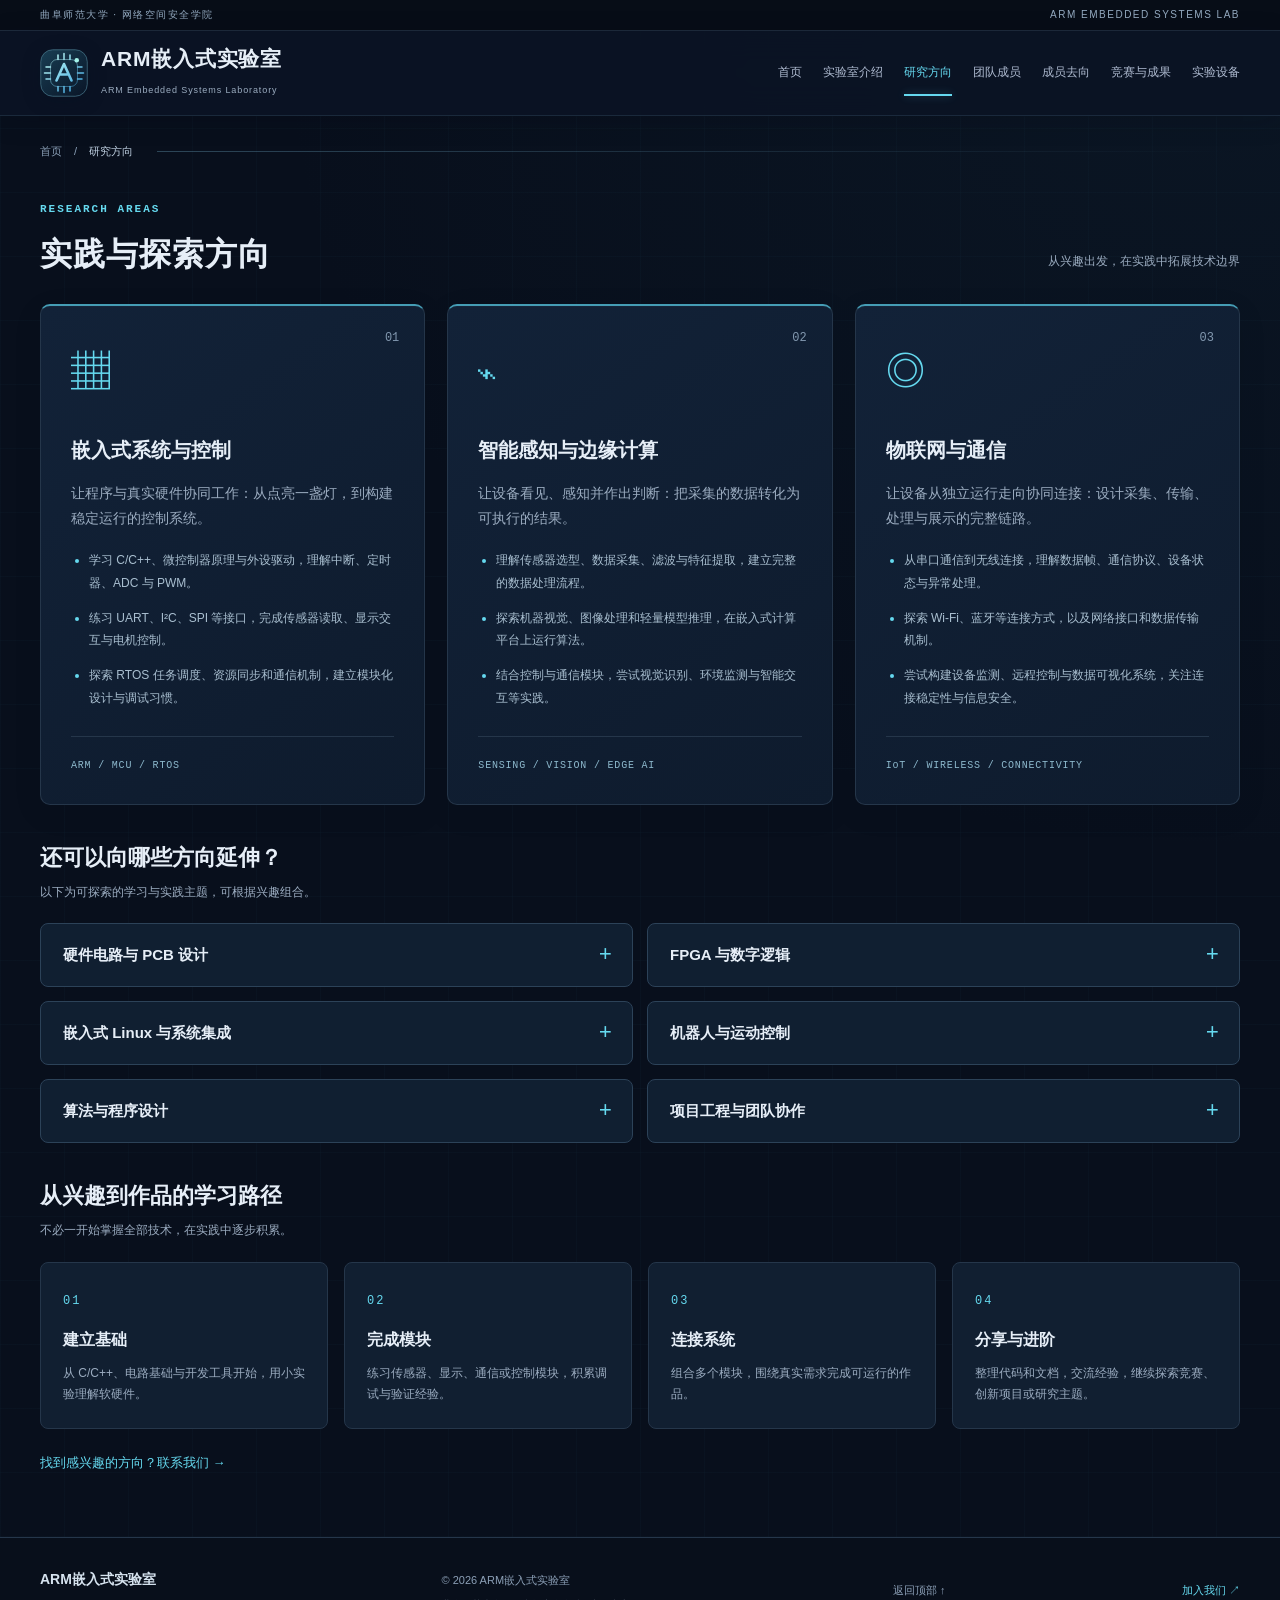
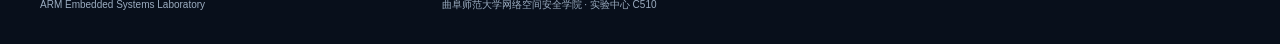
<file: research.html>
<!DOCTYPE html>

<html lang="zh-CN">
<head>
<meta charset="utf-8"/>
<meta content="width=device-width,initial-scale=1" name="viewport"/>
<meta content="曲阜师范大学网络空间安全学院 ARM嵌入式实验室 · 研究方向 · 实验中心 C510" name="description"/>
<title>研究方向 · ARM嵌入式实验室</title>
<link href="theme.css?v=20261012d" rel="stylesheet"/>
<script defer="" src="script.js?v=20261012d"></script>
<link href="lab-mark.svg" rel="icon" type="image/svg+xml"/></head>
<body class="page-research">
<a class="skip" href="#main">跳转到主要内容</a>
<div class="topbar">
<div class="container">
<span>曲阜师范大学 · 网络空间安全学院</span>
<span>ARM EMBEDDED SYSTEMS LAB</span>
</div>
</div>
<header>
<div class="container header-inner">
<a aria-label="ARM嵌入式实验室首页" class="brand" href="index.html">
<span aria-hidden="true" class="logo"><img alt="" decoding="async" height="48" src="lab-mark.svg" width="48"/></span>
<span>
<strong>ARM嵌入式实验室</strong>
<small>ARM Embedded Systems Laboratory</small>
</span>
</a>
<button aria-controls="nav" aria-expanded="false" class="menu-toggle">菜单 <span aria-hidden="true">☰</span></button>
<nav aria-label="主导航" id="nav">
<a href="index.html">首页</a>
<a href="about.html">实验室介绍</a>
<a aria-current="page" class="active" href="research.html">研究方向</a>
<a href="team.html">团队成员</a>
<a href="destinations.html">成员去向</a>
<a href="outputs.html">竞赛与成果</a>
<a href="equipment.html">实验设备</a>
</nav>
</div>
</header>
<main id="main"><div class="page-path container"><a href="index.html">首页</a><span aria-hidden="true">/</span><span>研究方向</span></div><section class="research section" id="research">
<div class="container">
<div class="section-heading">
<div>
<div class="eyebrow">RESEARCH AREAS</div>
<h2>实践与探索方向</h2>
</div>
<p>从兴趣出发，在实践中拓展技术边界</p>
</div>
<div class="research-grid"><article><span class="number">01</span><div aria-hidden="true" class="symbol">▦</div><h3>嵌入式系统与控制</h3><p>让程序与真实硬件协同工作：从点亮一盏灯，到构建稳定运行的控制系统。</p><ul class="learning-list"><li>学习 C/C++、微控制器原理与外设驱动，理解中断、定时器、ADC 与 PWM。</li><li>练习 UART、I²C、SPI 等接口，完成传感器读取、显示交互与电机控制。</li><li>探索 RTOS 任务调度、资源同步和通信机制，建立模块化设计与调试习惯。</li></ul><div class="tags">ARM / MCU / RTOS</div></article><article><span class="number">02</span><div aria-hidden="true" class="symbol">⌁</div><h3>智能感知与边缘计算</h3><p>让设备看见、感知并作出判断：把采集的数据转化为可执行的结果。</p><ul class="learning-list"><li>理解传感器选型、数据采集、滤波与特征提取，建立完整的数据处理流程。</li><li>探索机器视觉、图像处理和轻量模型推理，在嵌入式计算平台上运行算法。</li><li>结合控制与通信模块，尝试视觉识别、环境监测与智能交互等实践。</li></ul><div class="tags">SENSING / VISION / EDGE AI</div></article><article><span class="number">03</span><div aria-hidden="true" class="symbol">◎</div><h3>物联网与通信</h3><p>让设备从独立运行走向协同连接：设计采集、传输、处理与展示的完整链路。</p><ul class="learning-list"><li>从串口通信到无线连接，理解数据帧、通信协议、设备状态与异常处理。</li><li>探索 Wi-Fi、蓝牙等连接方式，以及网络接口和数据传输机制。</li><li>尝试构建设备监测、远程控制与数据可视化系统，关注连接稳定性与信息安全。</li></ul><div class="tags">IoT / WIRELESS / CONNECTIVITY</div></article></div>
<div class="detail-block"><div class="subsection-heading"><h3>还可以向哪些方向延伸？</h3><p>以下为可探索的学习与实践主题，可根据兴趣组合。</p></div><div class="detail-grid"><details class="tech-detail"><summary>硬件电路与 PCB 设计</summary><div><p>理解原理图、元器件选型、电源与接口电路，学习 PCB 布局布线、焊接装配和板级调试。</p><p class="practice-example">可尝试：传感器扩展板、控制板或通信接口板。</p></div></details><details class="tech-detail"><summary>FPGA 与数字逻辑</summary><div><p>从组合逻辑、时序逻辑和状态机出发，学习硬件描述、仿真验证、时序分析与接口实现。</p><p class="practice-example">可尝试：数字信号采集、显示控制或自定义外设接口。</p></div></details><details class="tech-detail"><summary>嵌入式 Linux 与系统集成</summary><div><p>熟悉 Linux 基础、开发工具链、设备接口与进程通信，连接底层设备、上层应用与网络服务。</p><p class="practice-example">可尝试：边缘网关、设备管理或视觉处理应用。</p></div></details><details class="tech-detail"><summary>机器人与运动控制</summary><div><p>结合编码器、惯性传感器和电机驱动，理解闭环控制、运动状态估计与系统调参。</p><p class="practice-example">可尝试：循迹控制、姿态感知或多传感器协同。</p></div></details><details class="tech-detail"><summary>算法与程序设计</summary><div><p>积累数据结构、算法、C/C++ 程序设计与代码调试能力，为嵌入式开发、竞赛和后续研究打好基础。</p><p class="practice-example">可尝试：算法训练、数据处理或通信协议解析。</p></div></details><details class="tech-detail"><summary>项目工程与团队协作</summary><div><p>从需求分析、模块分工、版本管理到联调测试、文档整理和演示答辩，把知识串成完整项目。</p><p class="practice-example">可尝试：设计一套能运行、能解释、能复现的系统。</p></div></details></div></div><div class="detail-block"><div class="subsection-heading"><h3>从兴趣到作品的学习路径</h3><p>不必一开始掌握全部技术，在实践中逐步积累。</p></div><div class="learning-path"><article><span>01</span><h4>建立基础</h4><p>从 C/C++、电路基础与开发工具开始，用小实验理解软硬件。</p></article><article><span>02</span><h4>完成模块</h4><p>练习传感器、显示、通信或控制模块，积累调试与验证经验。</p></article><article><span>03</span><h4>连接系统</h4><p>组合多个模块，围绕真实需求完成可运行的作品。</p></article><article><span>04</span><h4>分享与进阶</h4><p>整理代码和文档，交流经验，继续探索竞赛、创新项目或研究主题。</p></article></div><a class="text-link research-join" href="about.html#join">找到感兴趣的方向？联系我们 →</a></div></div>
</section></main>
<footer>
<div class="container">
<div>
<strong>ARM嵌入式实验室</strong>
<p>ARM Embedded Systems Laboratory</p>
</div>
<div>
<span>© <span id="year">2026</span> ARM嵌入式实验室</span>
<p>曲阜师范大学网络空间安全学院 · 实验中心 C510</p>
<!-- 备案完成后，在这里添加真实备案号及 https://beian.miit.gov.cn/ 链接 -->
</div>
<a href="#main">返回顶部 ↑</a>
<a class="footer-join" href="about.html#join">加入我们 ↗</a></div>
</footer>
</body>
</html>
</file>
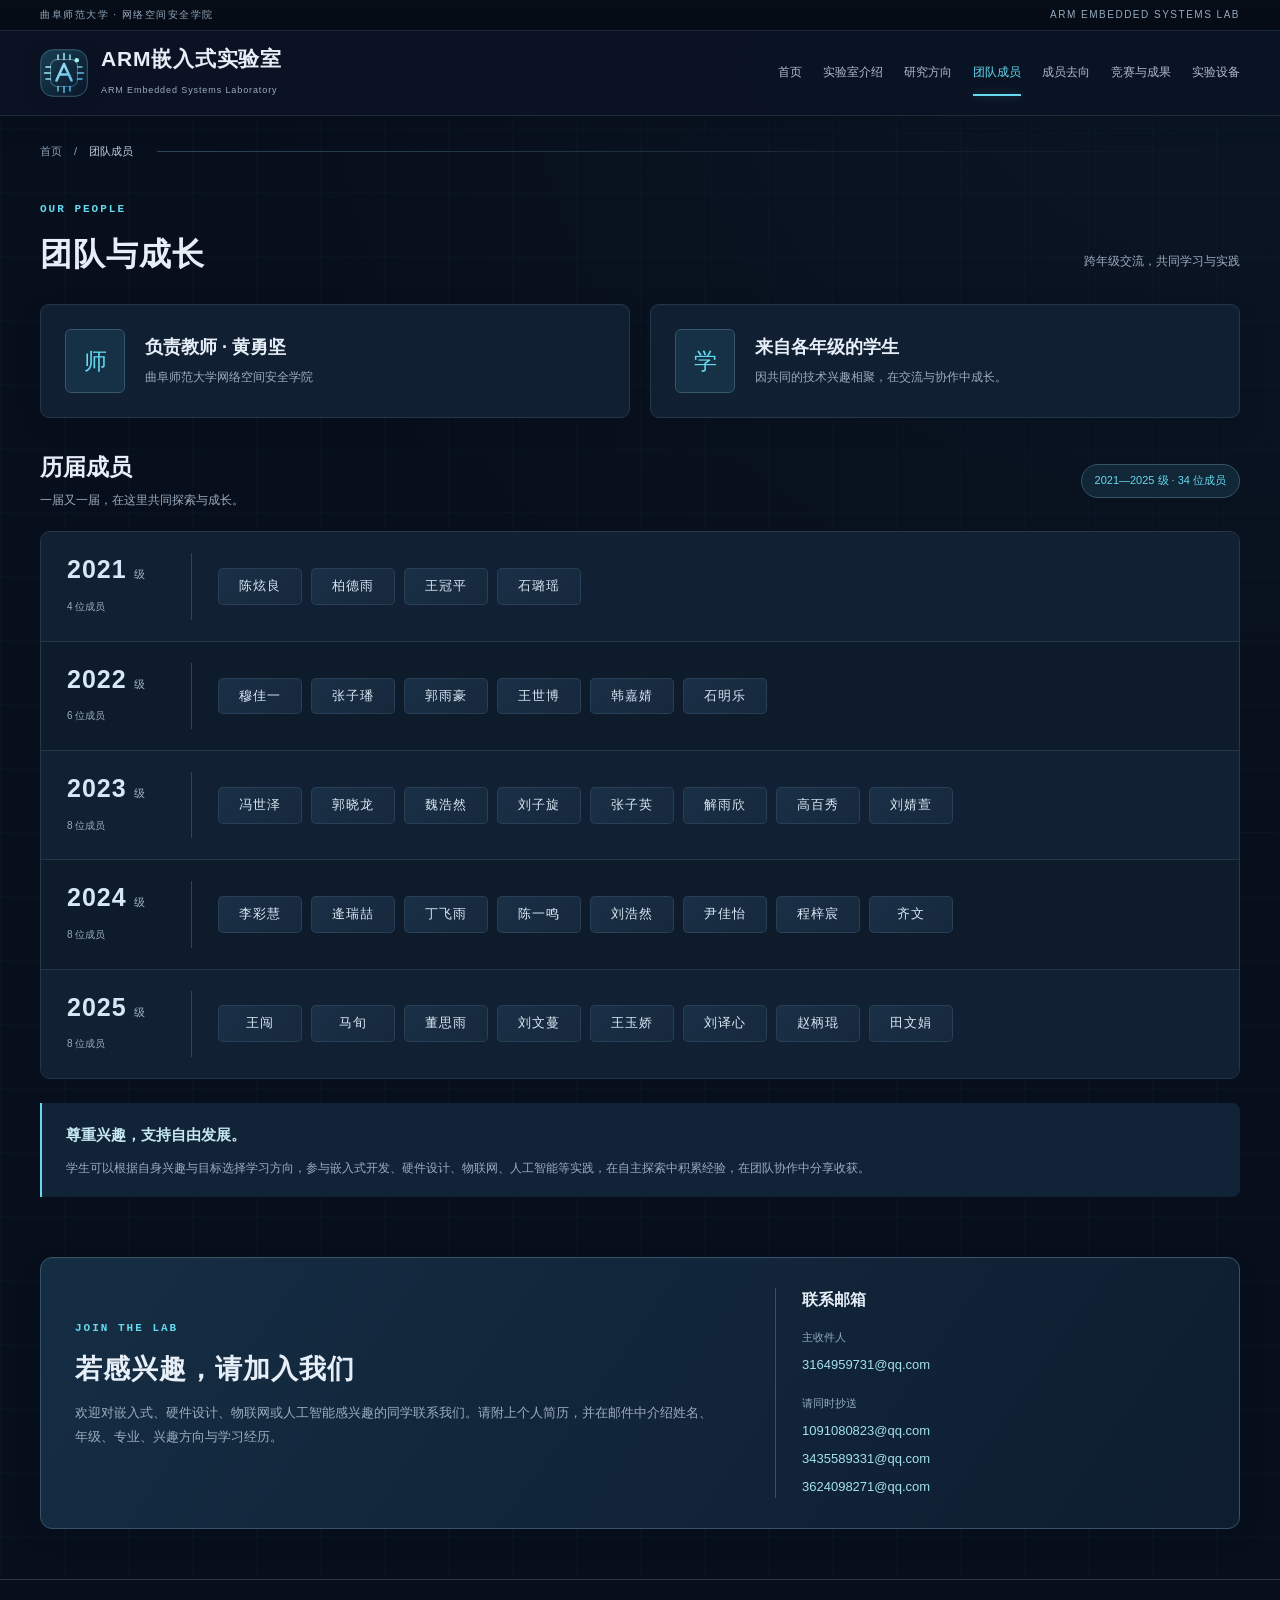
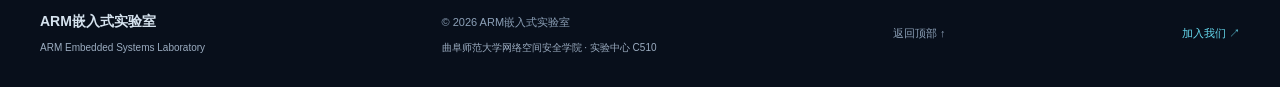
<file: team.html>
<!DOCTYPE html>

<html lang="zh-CN">
<head>
<meta charset="utf-8"/>
<meta content="width=device-width,initial-scale=1" name="viewport"/>
<meta content="曲阜师范大学网络空间安全学院 ARM嵌入式实验室 · 团队成员 · 实验中心 C510" name="description"/>
<title>团队成员 · ARM嵌入式实验室</title>
<link href="theme.css?v=20261012d" rel="stylesheet"/>
<script defer="" src="script.js?v=20261012d"></script>
<link href="lab-mark.svg" rel="icon" type="image/svg+xml"/></head>
<body class="page-team">
<a class="skip" href="#main">跳转到主要内容</a>
<div class="topbar">
<div class="container">
<span>曲阜师范大学 · 网络空间安全学院</span>
<span>ARM EMBEDDED SYSTEMS LAB</span>
</div>
</div>
<header>
<div class="container header-inner">
<a aria-label="ARM嵌入式实验室首页" class="brand" href="index.html">
<span aria-hidden="true" class="logo"><img alt="" decoding="async" height="48" src="lab-mark.svg" width="48"/></span>
<span>
<strong>ARM嵌入式实验室</strong>
<small>ARM Embedded Systems Laboratory</small>
</span>
</a>
<button aria-controls="nav" aria-expanded="false" class="menu-toggle">菜单 <span aria-hidden="true">☰</span></button>
<nav aria-label="主导航" id="nav">
<a href="index.html">首页</a>
<a href="about.html">实验室介绍</a>
<a href="research.html">研究方向</a>
<a aria-current="page" class="active" href="team.html">团队成员</a>
<a href="destinations.html">成员去向</a>
<a href="outputs.html">竞赛与成果</a>
<a href="equipment.html">实验设备</a>
</nav>
</div>
</header>
<main id="main"><div class="page-path container"><a href="index.html">首页</a><span aria-hidden="true">/</span><span>团队成员</span></div><section class="section container" id="team">
<div class="section-heading">
<div>
<div class="eyebrow">OUR PEOPLE</div>
<h2>团队与成长</h2>
</div>
<p>跨年级交流，共同学习与实践</p>
</div>
<div class="team-grid">
<article>
<span aria-hidden="true" class="avatar">师</span>
<div>
<h3>负责教师 · 黄勇坚</h3>
<p>曲阜师范大学网络空间安全学院</p>
</div>
</article>
<article>
<span aria-hidden="true" class="avatar">学</span>
<div>
<h3>来自各年级的学生</h3>
<p>因共同的技术兴趣相聚，在交流与协作中成长。</p>
</div>
</article>
</div>
<div aria-labelledby="members-title" class="member-roster" id="members">
<div class="roster-heading">
<div><h3 id="members-title">历届成员</h3><p>一届又一届，在这里共同探索与成长。</p></div>
<span>2021—2025 级 · 34 位成员</span>
</div>
<div class="roster-list">
<article aria-labelledby="members-2021" class="member-cohort" data-year="2021">
<div class="member-year"><h4 id="members-2021">2021<span>级</span></h4><span>4 位成员</span></div>
<ul aria-label="2021级成员" class="member-names"><li>陈炫良</li><li>柏德雨</li><li>王冠平</li><li>石璐瑶</li></ul>
</article>
<article aria-labelledby="members-2022" class="member-cohort" data-year="2022">
<div class="member-year"><h4 id="members-2022">2022<span>级</span></h4><span>6 位成员</span></div>
<ul aria-label="2022级成员" class="member-names"><li>穆佳一</li><li>张子璠</li><li>郭雨豪</li><li>王世博</li><li>韩嘉婧</li><li>石明乐</li></ul>
</article>
<article aria-labelledby="members-2023" class="member-cohort" data-year="2023">
<div class="member-year"><h4 id="members-2023">2023<span>级</span></h4><span>8 位成员</span></div>
<ul aria-label="2023级成员" class="member-names"><li>冯世泽</li><li>郭晓龙</li><li>魏浩然</li><li>刘子旋</li><li>张子英</li><li>解雨欣</li><li>高百秀</li><li>刘婧萱</li></ul>
</article>
<article aria-labelledby="members-2024" class="member-cohort" data-year="2024">
<div class="member-year"><h4 id="members-2024">2024<span>级</span></h4><span>8 位成员</span></div>
<ul aria-label="2024级成员" class="member-names"><li>李彩慧</li><li>逄瑞喆</li><li>丁飞雨</li><li>陈一鸣</li><li>刘浩然</li><li>尹佳怡</li><li>程梓宸</li><li>齐文</li></ul>
</article>
<article aria-labelledby="members-2025" class="member-cohort" data-year="2025">
<div class="member-year"><h4 id="members-2025">2025<span>级</span></h4><span>8 位成员</span></div>
<ul aria-label="2025级成员" class="member-names"><li>王闯</li><li>马旬</li><li>董思雨</li><li>刘文蔓</li><li>王玉娇</li><li>刘译心</li><li>赵柄琨</li><li>田文娟</li></ul>
</article>
</div>
</div>
<div class="growth-note">
<strong>尊重兴趣，支持自由发展。</strong>
<p>学生可以根据自身兴趣与目标选择学习方向，参与嵌入式开发、硬件设计、物联网、人工智能等实践，在自主探索中积累经验，在团队协作中分享收获。</p>
</div>
</section><section aria-labelledby="join-title" class="join-panel container" id="join">
<div class="join-copy"><div class="eyebrow">JOIN THE LAB</div><h2 id="join-title">若感兴趣，请加入我们</h2><p>欢迎对嵌入式、硬件设计、物联网或人工智能感兴趣的同学联系我们。请附上个人简历，并在邮件中介绍姓名、年级、专业、兴趣方向与学习经历。</p></div>
<div class="join-addresses"><h3>联系邮箱</h3><dl><div><dt>主收件人</dt><dd><span class="contact-email">3164959731@qq.com</span></dd></div><div><dt>请同时抄送</dt><dd><span class="contact-email">1091080823@qq.com</span><span class="contact-email">3435589331@qq.com</span><span class="contact-email">3624098271@qq.com</span></dd></div></dl></div>
</section></main>
<footer>
<div class="container">
<div>
<strong>ARM嵌入式实验室</strong>
<p>ARM Embedded Systems Laboratory</p>
</div>
<div>
<span>© <span id="year">2026</span> ARM嵌入式实验室</span>
<p>曲阜师范大学网络空间安全学院 · 实验中心 C510</p>
<!-- 备案完成后，在这里添加真实备案号及 https://beian.miit.gov.cn/ 链接 -->
</div>
<a href="#main">返回顶部 ↑</a>
<a class="footer-join" href="about.html#join">加入我们 ↗</a></div>
</footer>
</body>
</html>
</file>
<file: theme.css>
:root{color-scheme:dark;--bg:#080f1c;--surface:#101d30;--navy:#d9edf8;--blue:#65d9ef;--ink:#e6eef7;--muted:#9bacc0;--line:#25364a;--cyan:#65d9ef}
*{box-sizing:border-box}
html{scroll-behavior:smooth;scroll-padding-top:96px}
body{margin:0;background:var(--bg);color:var(--ink);font-family:"Microsoft YaHei","PingFang SC",Arial,sans-serif;line-height:1.8;background-image:linear-gradient(#16304726 1px,transparent 1px),linear-gradient(90deg,#16304726 1px,transparent 1px);background-size:64px 64px}
a{color:inherit;text-decoration:none}
button{font:inherit;cursor:pointer}
a:focus-visible,button:focus-visible{outline:2px solid var(--cyan);outline-offset:5px}
p{font-size:14px;color:var(--muted)}
h2{font-size:32px;line-height:1.4;font-weight:600;letter-spacing:1px;margin:12px 0 20px}
h3{font-size:20px;line-height:1.5;font-weight:600}
.container{max-width:1200px;width:calc(100% - 80px);margin:auto}
.topbar{background:#070d17;color:#93a9bf;border-bottom:1px solid #1e2b3c;padding:6px 0;font-size:10px;letter-spacing:1.5px}
.topbar .container{display:flex;justify-content:space-between}
header{position:sticky;top:0;z-index:20;background:#0b1424f2;backdrop-filter:blur(16px);border-bottom:1px solid var(--line)}
.header-inner{display:flex;align-items:center;justify-content:space-between;gap:24px;min-height:84px}
.brand{display:flex;align-items:center;gap:13px;flex-shrink:0}
.brand strong{font-size:21px;display:block;line-height:1.5;letter-spacing:.8px}
.brand small{font-size:9px;letter-spacing:.9px;color:var(--muted)}
.logo{width:48px;height:48px;position:relative;display:grid;place-items:center;flex-shrink:0;border-radius:13px;box-shadow:0 4px 18px #06132144}
.logo img{display:block;width:100%;height:100%}
.header-inner nav{display:flex;gap:21px;align-items:center;min-height:84px;font-size:12px}
.header-inner nav a{position:relative;display:flex;align-items:center;min-height:84px;white-space:nowrap;color:#aebbd0;transition:color .2s}
.header-inner nav a:hover,.header-inner nav a.active{color:var(--cyan)}
.header-inner nav a.active:after{content:"";height:2px;background:var(--cyan);position:absolute;bottom:19px;left:0;right:0;box-shadow:0 0 8px #65d9ef55}
.menu-toggle{display:none;background:#102033;border:1px solid #31445a;color:var(--ink);border-radius:6px;padding:7px 12px;font-size:12px}
main{min-height:calc(100vh - 245px)}
.eyebrow,.portal-code{font-family:Consolas,"Courier New",monospace;color:var(--cyan);font-size:11px;letter-spacing:2px;font-weight:600}
.hero{position:relative;overflow:hidden;background:radial-gradient(ellipse at 85% 40%,#14385666,transparent 65%),linear-gradient(120deg,#0a1323dd,#0c1a2c88);border-bottom:1px solid var(--line)}
.hero-inner{display:grid;grid-template-columns:1fr 1fr;gap:50px;align-items:center;padding-top:65px;padding-bottom:60px}
.hero h1{font-size:clamp(32px,3.5vw,48px);letter-spacing:1.5px;line-height:1.5;margin:22px 0;color:#eef6fc}
.hero-copy>p{color:#9ad6e4;font-size:18px;margin:0 0 12px}
.hero-description{font-size:14px;color:var(--muted)}
.actions{display:flex;gap:28px;align-items:center;margin-top:30px}
.button{display:inline-flex;align-items:center;gap:26px;color:#081623;background:var(--cyan);padding:11px 20px;border:1px solid var(--cyan);border-radius:5px;font-size:13px;font-weight:600;transition:background .2s,box-shadow .2s}
.button:hover{background:#9eecf8;box-shadow:0 0 25px #65d9ef22}
.text-link{color:var(--cyan);font-size:13px}
.hero-highlights{display:flex;gap:34px;padding-top:24px;border-top:1px solid var(--line);margin-top:32px}
.hero-highlights>div,.hero-highlights>a{display:flex;flex-direction:column}
.hero-highlights strong{font:600 24px/1.5 Consolas,Arial,sans-serif;color:#e4f2fb;letter-spacing:1px}
.hero-highlights strong span{font-size:11px;margin-left:5px;font-weight:400;color:var(--muted)}
.hero-highlights>*>span{font-size:11px;color:var(--muted)}
.hero-highlights a:hover strong{color:var(--cyan)}
.chip-art{padding:22px 14px 20px;border:1px solid #2d4d66;border-radius:14px;background:linear-gradient(150deg,#12283d99,#091627cc);position:relative;box-shadow:0 18px 80px #0003}
.chip-art:before,.chip-art:after{content:"";position:absolute;width:32px;height:32px;border-color:var(--cyan);border-style:solid;pointer-events:none}
.chip-art:before{top:-1px;left:-1px;border-width:2px 0 0 2px;border-radius:14px 0 0 0}
.chip-art:after{bottom:-1px;right:-1px;border-width:0 2px 2px 0;border-radius:0 0 14px 0}
.system-label{display:flex;gap:9px;align-items:center;color:#9fc8dc;font:10px Consolas,monospace;letter-spacing:2px;padding:0 12px}
.signal-dot{width:6px;height:6px;background:var(--cyan);border-radius:50%;box-shadow:0 0 10px #65d9ef88}
.chip-art svg{display:block;width:100%;height:auto}
.chip-art svg>rect:first-of-type{opacity:.12}
.chip-art svg>g[fill="none"]{stroke:#4895ae;opacity:.75}
.chip-art svg>g[fill="#edf5fc"]{fill:#102b40;stroke:#65d9ef}
.chip-art svg>g[fill="#3c688b"]{fill:#9abed0}
.chip-art svg>rect[fill="#c7dceb"]{fill:#28516b}
.art-caption{display:block;text-align:center;color:#95b3c8;font-size:11px;letter-spacing:2px}
.home-overview{padding:44px 0 55px}
.section-heading{display:flex;justify-content:space-between;align-items:end;gap:24px;margin-bottom:28px}
.section-heading h2{margin-bottom:0}
.section-heading p{font-size:12px;margin:0 0 4px}
.portal-grid{display:grid;grid-template-columns:repeat(3,minmax(0,1fr));gap:16px}
.portal-card{display:block;background:linear-gradient(125deg,#122137,#0e1a2b);border:1px solid var(--line);padding:21px 24px;border-radius:8px;transition:border-color .2s,background .2s}
.portal-card:hover{border-color:#4a91a7;background:#15293e}
.portal-code{font-size:10px;letter-spacing:1.6px;color:#86a9c4}
.portal-card h3{font-size:18px;margin:12px 0 8px;display:flex;justify-content:space-between}
.portal-card h3 span{color:var(--cyan);font-size:16px}
.portal-card p{font-size:12px;margin:0}
.page-path{display:flex;gap:12px;align-items:center;padding-top:26px;font-size:11px;color:#8ba0b7}
.page-path a:hover{color:var(--cyan)}
.page-path>span:last-child{color:#bfd0e1}
.section{padding:38px 0 60px}
.about{display:grid;grid-template-columns:1fr 1.45fr;gap:75px;padding-top:60px;padding-bottom:90px}
.about h2{font-size:39px;margin:20px 0 28px}
.about .lead{font-size:20px;color:#d5e5f3;margin-top:0}
.about p{line-height:2.1}
.location-pill{display:inline-block;font-size:12px;color:var(--cyan);border:1px solid #385b72;padding:6px 15px;border-radius:5px;background:#122738}
.about-notes{display:flex;gap:24px;border-top:1px solid var(--line);padding-top:22px;margin-top:28px;font-size:12px;color:var(--cyan)}
.research-grid,.equipment-grid{display:grid;grid-template-columns:repeat(3,minmax(0,1fr));gap:22px}
.research-grid article,.equipment-grid article{position:relative;background:linear-gradient(145deg,#122238,#0e1b2d);border:1px solid var(--line);border-radius:10px;padding:30px;overflow:hidden}
.research-grid article{border-top:2px solid #459db5}
.number{position:absolute;right:25px;top:25px;color:#8298af;font:12px Consolas,monospace}
.symbol{color:var(--cyan);font-size:39px;margin-bottom:28px}
.research-grid h3{font-size:20px;margin:0 0 16px}
.research-grid p{font-size:14px;min-height:85px}
.tags{border-top:1px solid var(--line);padding-top:20px;margin-top:26px;font:10px/1.7 Consolas,monospace;letter-spacing:.8px;color:#8db9cd}
.team-grid{display:grid;grid-template-columns:1fr 1fr;gap:20px}
.team-grid article{display:flex;align-items:center;gap:20px;padding:24px;background:#111f32;border:1px solid var(--line);border-radius:9px}
.avatar{display:grid;place-items:center;width:60px;min-width:60px;height:64px;border:1px solid #36566b;background:#163146;color:var(--cyan);font-size:23px;border-radius:6px}
.team-grid h3{font-size:18px;margin:0 0 6px}
.team-grid p{font-size:12px;margin:0}
.member-roster{margin-top:32px}
.roster-heading{display:flex;justify-content:space-between;align-items:center;gap:20px;margin-bottom:20px}
.roster-heading h3{font-size:23px;margin:0 0 5px}
.roster-heading p{font-size:12px;margin:0}
.roster-heading>span,.destinations-intro>span{font-size:11px;color:var(--cyan);white-space:nowrap;padding:6px 13px;border:1px solid #365469;border-radius:20px;background:#112637}
.roster-list{border:1px solid var(--line);border-radius:10px;overflow:hidden;background:#0e1b2b}
.member-cohort{display:grid;grid-template-columns:125px minmax(0,1fr);gap:26px;align-items:center;padding:21px 26px;border-bottom:1px solid var(--line)}
.member-cohort:last-child{border-bottom:0}
.member-cohort:nth-child(odd){background:#122033}
.member-year{border-right:1px solid #304459}
.member-year h4{font:600 25px/1.3 Consolas,Arial,sans-serif;color:#d6e8f6;letter-spacing:1px;margin:0 0 5px}
.member-year h4 span{font-size:11px;font-weight:400;margin-left:7px;color:#9eb4c7}
.member-year>span{font-size:10px;color:var(--muted)}
.member-names{list-style:none;display:flex;flex-wrap:wrap;gap:9px;margin:0;padding:0}
.member-names li{font-size:13px;line-height:1.6;letter-spacing:1px;padding:7px 15px;min-width:84px;text-align:center;background:#182b40;border:1px solid #30485e;border-radius:5px;color:#dae7f3}
.growth-note{margin-top:24px;background:#102337;border-left:2px solid #65d9ef;border-radius:0 8px 8px 0;padding:18px 24px}
.growth-note strong{font-size:15px;color:#c5e7f0}
.growth-note p{font-size:12px;margin:8px 0 0}
.destinations-intro{display:flex;justify-content:space-between;align-items:center;gap:24px;margin-bottom:28px}
.destinations-intro p{max-width:660px;font-size:13px;margin:0}
.cohort-grid{display:grid;grid-template-columns:repeat(3,minmax(0,1fr));gap:22px;align-items:start}
.cohort{border:1px solid #2c445a;border-radius:10px;background:#101f31;overflow:hidden}
.cohort-heading{display:flex;justify-content:space-between;align-items:center;padding:24px;background:linear-gradient(120deg,#17384e,#13283b);border-bottom:1px solid #345368}
.cohort-heading h3{font:600 30px/1.3 Consolas,Arial,sans-serif;margin:0;color:#d6f2fa}
.cohort-heading h3 span{font-size:12px;margin-left:8px;font-weight:400}
.cohort-heading>span{font-size:10px;color:#a4c6d6}
.destination-list{margin:0;padding:0 24px}
.destination-list>div{padding:21px 0;border-bottom:1px solid var(--line)}
.destination-list>div:last-child{border:0}
.destination-list dt{font-size:17px;font-weight:600;letter-spacing:1px}
.destination-list dd{margin:7px 0 0;display:flex;align-items:baseline;gap:10px;font-size:13px;color:#a6c4d8;overflow-wrap:anywhere}
.destination-mark{color:var(--cyan);font-size:16px}
.destinations-footer{display:flex;align-items:center;gap:16px;padding-top:27px}
.destinations-footer p{font-size:12px;margin:0}
.destinations-footer a{margin-left:auto;font-size:12px;color:var(--cyan)}
.journey-line{width:36px;height:2px;background:#65d9ef}
.filters{display:flex;flex-wrap:wrap;gap:10px;margin:24px 0}
.filters button{border:1px solid #344a61;background:#101e30;color:#a6b8cd;border-radius:5px;padding:7px 18px;font-size:12px}
.filters button:hover{border-color:#65d9ef;color:var(--cyan)}
.filters button.selected{background:#65d9ef;color:#0a1926;border-color:#65d9ef}
.work-list{border:1px solid var(--line);border-radius:10px;overflow:hidden;background:#101e30}
.work-list article{display:grid;grid-template-columns:100px minmax(0,1fr) auto;align-items:center;gap:20px;padding:22px 24px;border-bottom:1px solid var(--line)}
.work-list article:last-child{border-bottom:0}
.work-list article[hidden]{display:none}
.work-list article:hover{background:#13263a}
.work-label{font-size:11px;color:#87bdcd;letter-spacing:1px}
.work-list h3{font-size:16px;margin:0}
.work-list p{font-size:12px;margin:6px 0 0}
.award{font-size:11px;color:#8de3f2;background:#153347;border:1px solid #2c5367;padding:5px 10px;border-radius:4px;white-space:nowrap}
.equipment-code{font:600 12px Consolas,monospace;letter-spacing:3px;color:var(--cyan)}
.equipment-grid h3{margin-top:24px}
.equipment-grid p{font-size:13px;min-height:60px}
.device-tags{display:flex;flex-wrap:wrap;gap:8px;margin-top:24px}
.device-tags span{font-size:11px;color:#a2d1e1;background:#193348;padding:4px 10px;border:1px solid #2f4d63;border-radius:4px}
footer{background:#080f1b;border-top:1px solid var(--line);padding:27px 0;color:#8ca0b7}
footer .container{display:flex;justify-content:space-between;align-items:center;gap:24px}
footer strong{color:#d6e3ef;font-size:14px}
footer p{font-size:10px;margin:3px 0}
footer span,footer a{font-size:11px}
footer a:hover{color:var(--cyan)}
.skip{position:fixed;top:-60px;left:12px;z-index:100;background:var(--cyan);color:#091423;padding:8px 15px}
.skip:focus{top:10px}
@media(max-width:1200px){.container{width:calc(100% - 48px)}.header-inner nav{gap:14px;font-size:11px}.brand strong{font-size:19px}.header-inner{gap:18px}}
@media(max-width:1100px){
    .menu-toggle{display:block;flex-shrink:0}
    .header-inner{min-height:76px}
    .header-inner nav{display:none;position:absolute;top:76px;left:0;right:0;min-height:0;flex-direction:column;align-items:stretch;padding:12px 24px;gap:0;background:#0d1a2b;border-bottom:1px solid #34465b;box-shadow:0 16px 25px #0004;font-size:13px}
    .header-inner nav.open{display:flex}
    .header-inner nav a{min-height:0;padding:11px 0}
    .header-inner nav a.active:after{right:auto;width:24px;bottom:5px}
    .hero-inner{gap:28px}.research-grid article,.equipment-grid article{padding:24px}
    .about{gap:45px}
    .work-list article{grid-template-columns:80px minmax(0,1fr)}
    .award{grid-column:2;justify-self:start}
}
@media(max-width:800px){
    .portal-grid{grid-template-columns:repeat(2,minmax(0,1fr))}
    .research-grid,.equipment-grid{grid-template-columns:1fr}
    .research-grid p,.equipment-grid p{min-height:0}
    .symbol{margin-bottom:15px}
    .cohort-grid{gap:14px}.cohort-heading{padding:20px 16px}.cohort-heading h3{font-size:25px}.destination-list{padding:0 16px}
    .destinations-intro{flex-direction:column;align-items:start;gap:14px}
    .team-grid{grid-template-columns:1fr}
}
@media(max-width:640px){
    .container{width:calc(100% - 36px)}
    .topbar .container>span:last-child{display:none}
    .topbar{font-size:9px;letter-spacing:.5px}
    .brand strong{font-size:17px}.brand small{font-size:8px;letter-spacing:.2px}.brand{gap:10px}.logo{width:38px;height:40px;font-size:25px}
    .header-inner{gap:10px;min-height:72px}.header-inner nav{top:72px}
    .hero-inner{grid-template-columns:1fr;gap:32px;padding:36px 0}
    .hero h1{font-size:32px}.hero-copy>.eyebrow{font-size:10px;letter-spacing:1px}
    .chip-art{max-width:460px;width:100%;margin:auto;padding-top:18px}
    .chip-art svg{max-height:270px}
    .hero-highlights{gap:30px;margin-top:28px;padding-top:20px}.hero-highlights strong{font-size:22px}
    .actions{gap:20px}.button{gap:20px;padding:10px 16px}
    .home-overview{padding:32px 0 40px}
    h2{font-size:27px}.section-heading{display:block;margin-bottom:24px}.section-heading p{margin-top:12px}
    .portal-grid{gap:12px}.portal-card{padding:18px 14px}.portal-card h3{font-size:16px;margin-top:10px}.portal-code{font-size:9px;letter-spacing:.5px}.portal-card p{font-size:11px}
    .section{padding:28px 0 42px}.page-path{padding-top:20px}
    .about{grid-template-columns:1fr;gap:28px;padding-top:32px}.about h2{font-size:32px;margin:16px 0 20px}.about .lead{font-size:18px}
    .roster-heading{flex-direction:column;align-items:start;gap:12px}.roster-heading h3{font-size:22px}
    .member-cohort{grid-template-columns:1fr;gap:16px;padding:20px}
    .member-year{display:flex;align-items:baseline;justify-content:space-between;border-right:0}.member-year h4{margin:0}
    .member-names{display:grid;grid-template-columns:repeat(3,minmax(0,1fr));gap:8px}.member-names li{min-width:0;padding:7px 4px;font-size:13px}
    .team-grid article{padding:20px;gap:16px}.team-grid h3{font-size:16px}.avatar{width:50px;min-width:50px;height:56px}
    .growth-note{padding:16px 18px}
    .cohort-grid{grid-template-columns:1fr;gap:18px}.cohort-heading{padding:20px 24px}.destination-list{padding:0 24px}
    .destination-list>div{display:grid;grid-template-columns:78px minmax(0,1fr);gap:12px;align-items:baseline;padding:20px 0}.destination-list dd{margin:0}.destination-list dt{font-size:16px}
    .destinations-footer{flex-wrap:wrap;gap:10px}.destinations-footer a{width:100%;margin:5px 0 0}
    .filters{gap:7px}.filters button{padding:6px 12px}
    .work-list article{grid-template-columns:1fr;gap:10px;padding:19px 20px}.work-list h3{font-size:15px}.award{grid-column:1;white-space:normal}
    footer .container{flex-direction:column;align-items:start;gap:14px}
}
@media(max-width:360px){.portal-grid{grid-template-columns:1fr}.hero-highlights{gap:20px}.brand strong{font-size:15px}.brand small{font-size:7px}}
@media(prefers-reduced-motion:reduce){html{scroll-behavior:auto}*,*::before,*::after{transition:none!important}}

/* Growth data, recruitment and expandable learning resources. */
.outcome-panel{margin:0 0 32px;padding:22px 26px;border:1px solid #345568;border-radius:10px;background:radial-gradient(ellipse at 95% 0,#1b4a5b44,transparent 70%),#101f30}
.outcome-heading{display:flex;align-items:center;justify-content:space-between;gap:16px;margin-bottom:18px}
.outcome-heading>span:last-child{font-size:10px;color:var(--muted)}
.outcome-grid{display:grid;grid-template-columns:repeat(3,minmax(0,1fr))}
.outcome-grid>div{display:flex;flex-direction:column;align-items:center;gap:6px;border-right:1px solid #2c4559}
.outcome-grid>div:last-child{border:0}
.outcome-grid strong{font:600 42px/1.2 Consolas,Arial,sans-serif;color:#a2effa;letter-spacing:1px}
.outcome-grid strong span{font-size:22px;margin-left:4px;color:#69c4d9}
.outcome-grid>div>span{font-size:13px;letter-spacing:1px;color:#d0e2ef}
.join-panel{display:grid;grid-template-columns:1.5fr 1fr;align-items:center;gap:55px;margin-top:0;margin-bottom:50px;padding:30px 34px;border:1px solid #345568;border-radius:12px;background:linear-gradient(125deg,#152d43,#0e1d30);scroll-margin-top:95px}
.join-panel h2{font-size:27px;margin:13px 0 12px}
.join-copy>p{font-size:13px;margin:0 0 20px}
.join-copy .join-hint{font-size:10px;color:#91aabe;margin:12px 0 0}
.join-addresses{padding-left:26px;border-left:1px solid #345368;min-width:0}
.join-addresses h3{font-size:16px;margin:0 0 16px}
.join-addresses dl{margin:0}
.join-addresses dl>div+div{margin-top:18px}
.join-addresses dt{font-size:11px;color:#91aabe;margin-bottom:6px}
.join-addresses dd{margin:0;display:flex;flex-direction:column;gap:6px}
.join-addresses a,.join-addresses .contact-email{font:13px/1.7 Consolas,Arial,sans-serif;color:#a3e1ee;overflow-wrap:anywhere}
.join-addresses a:hover,.event-source:hover{text-decoration:underline}
.footer-join{color:var(--cyan);white-space:nowrap}
.direction-grid{display:grid;grid-template-columns:repeat(3,minmax(0,1fr));gap:24px}
.direction-grid article{padding:8px 22px 8px 0;border-right:1px solid #30495a}
.direction-grid article:last-child{border-right:0;padding-right:0}
.direction-code{font:9px/1.7 Consolas,monospace;letter-spacing:1.5px;color:#80bdce}
.direction-grid h3{font-size:23px;letter-spacing:1px;margin:8px 0 9px;color:#d6eef4}
.direction-grid p{font-size:12px;margin:0;color:#9fb5c8}
.hero-highlights .infinity-symbol{font-family:Arial,sans-serif;font-size:34px;line-height:36px;font-weight:400;color:#a4e7ec}
.learning-list{padding-left:18px;margin:18px 0 0;font-size:12px;color:#a9bfd0;line-height:1.9}
.learning-list li+li{margin-top:12px}
.learning-list li::marker{color:var(--cyan)}
.research-grid{align-items:start}
.research-grid p{min-height:0}
.detail-block{margin-top:36px}
.subsection-heading{margin-bottom:20px}
.subsection-heading h3{font-size:22px;margin:0 0 8px}
.subsection-heading p{font-size:12px;margin:0;max-width:840px}
.detail-grid{display:grid;grid-template-columns:repeat(2,minmax(0,1fr));gap:14px;align-items:start}
.tech-detail{background:#101f31;border:1px solid #2c4258;border-radius:8px;overflow:hidden}
.tech-detail[open]{border-color:#477589}
.tech-detail summary{position:relative;cursor:pointer;padding:19px 42px 19px 22px;font-size:15px;font-weight:600;list-style:none;line-height:1.6}
.tech-detail summary::-webkit-details-marker{display:none}
.tech-detail summary:after{content:"+";position:absolute;right:20px;top:18px;color:var(--cyan);font:22px/1.3 Consolas,monospace}
.tech-detail[open] summary:after{content:"−"}
.tech-detail summary:hover{background:#142a3c}
.tech-detail summary:focus-visible{outline:2px solid var(--cyan);outline-offset:-3px}
.tech-detail>div{padding:0 22px 18px}
.tech-detail p{font-size:13px;line-height:1.95;margin:0 0 12px}
.tech-detail .practice-example{font-size:12px;color:#93d0df;margin:0}
.detail-code{display:block;font:10px/1.8 Consolas,monospace;letter-spacing:2px;color:#8caec5;margin-bottom:5px}
.tool-list{padding:0 22px 8px;margin:0}
.tool-list>div{padding:14px 0;border-top:1px solid #293d51}
.tool-list dt{font-size:13px;font-weight:600;color:#d5e4ef}
.tool-list dd{font-size:12px;color:var(--muted);margin:7px 0 0;line-height:1.9}
.workflow-strip{display:flex;justify-content:center;flex-wrap:wrap;gap:18px;padding:22px 16px;margin-top:22px;border:1px solid var(--line);border-radius:8px;font-size:12px;color:#b0c5d7;background:#0e1d2e}
.workflow-strip b{color:var(--cyan);font-weight:400}
.learning-path{display:grid;grid-template-columns:repeat(4,minmax(0,1fr));gap:16px}
.learning-path article{padding:22px;background:#111f31;border:1px solid var(--line);border-radius:8px}
.learning-path article>span{color:var(--cyan);font:12px Consolas,monospace;letter-spacing:2px}
.learning-path h4{font-size:16px;margin:12px 0 8px}
.learning-path p{font-size:12px;margin:0}
.research-join{display:inline-block;margin-top:22px}
.event-source{display:inline-block;color:#8cc9da;margin-left:8px;font-size:10px;white-space:nowrap}
@media(max-width:900px){
 .join-panel{gap:30px;padding:26px}.join-panel h2{font-size:24px}
 .learning-path{grid-template-columns:repeat(2,minmax(0,1fr))}
}
@media(max-width:640px){
 .outcome-panel{padding:20px 15px;margin-bottom:26px}.outcome-heading{align-items:start;flex-direction:column;gap:7px;margin-bottom:20px}
 .outcome-grid strong{font-size:30px}.outcome-grid strong span{font-size:16px;margin-left:2px}.outcome-grid>div>span{font-size:11px;letter-spacing:0}
 .join-panel{grid-template-columns:1fr;gap:24px;padding:24px 20px;margin-bottom:36px}.join-panel h2{font-size:24px}
 .join-addresses{border-left:0;border-top:1px solid #345368;padding:22px 0 0}
 .detail-grid{grid-template-columns:1fr}.detail-block{margin-top:30px}.subsection-heading h3{font-size:20px}
 .tech-detail summary{padding-left:18px;font-size:14px}.tech-detail>div{padding-left:18px;padding-right:18px}.tool-list{padding-left:18px;padding-right:18px}
 .learning-path{gap:12px}.learning-path article{padding:18px}.workflow-strip{gap:10px;font-size:11px}
 .direction-grid{grid-template-columns:1fr;gap:0}
 .direction-grid article{padding:15px 0;border-right:0;border-bottom:1px solid #30495a}
 .direction-grid article:first-child{padding-top:0}.direction-grid article:last-child{padding-bottom:0;border-bottom:0}
 .direction-grid h3{font-size:20px;margin:4px 0 5px}
}

/* Restrained light, depth and motion; all content is visible without scripts. */
body{background-image:radial-gradient(ellipse at 95% 0,#1c455a21,transparent 55%),linear-gradient(#16304720 1px,transparent 1px),linear-gradient(90deg,#16304720 1px,transparent 1px);background-size:100% 1100px,64px 64px,64px 64px;background-repeat:no-repeat,repeat,repeat}
header{box-shadow:0 5px 25px #030b1826;border-bottom-color:#344c6266}
.hero{isolation:isolate}
.hero:before{content:"";position:absolute;z-index:-1;right:-120px;top:-120px;width:680px;height:680px;border-radius:50%;pointer-events:none;background:radial-gradient(circle,#4183a822,transparent 65%)}
.hero h1{background:linear-gradient(115deg,#f0f7fc 20%,#d2e9f5 70%,#8dc9d9);background-clip:text;-webkit-background-clip:text;color:transparent}
.chip-art{box-shadow:0 24px 70px #02091445,inset 0 1px 0 #d6f3ff0d}
.chip-art .circuit-flow{stroke-dasharray:10 190;stroke-linecap:round;opacity:0}
.portal-card{position:relative;overflow:hidden;isolation:isolate;border-color:#31485e88;box-shadow:inset 0 1px 0 #d5efff06}
.portal-card:before{content:"";position:absolute;inset:0;z-index:-1;pointer-events:none;opacity:0;background:radial-gradient(ellipse at 100% 0,#4ca7c120,transparent 70%)}
.cohort,.team-grid article,.equipment-grid article,.research-grid article,.join-panel{box-shadow:0 8px 30px #02091414,inset 0 1px 0 #d5efff05}
.cohort-heading{background:radial-gradient(ellipse at 100% 0,#4ba3b523,transparent 70%),linear-gradient(120deg,#17384e,#13283b)}
.member-names li{background:linear-gradient(130deg,#1a3046,#16283c);border-color:#36516988}
.contact-email{user-select:all}
@media(prefers-reduced-motion:no-preference){
 main{animation:page-arrive .55s cubic-bezier(.2,.7,.3,1) both}
 .hero:before{animation:ambient-arrive 3.5s ease-out both}
 .chip-art{animation:chip-arrive 1s cubic-bezier(.2,.7,.3,1) both}
 .chip-art .circuit-flow{animation:circuit-travel 2s linear 2}
 .portal-card,.cohort,.logo,.member-names li,.button{transition:transform .3s ease,border-color .3s ease,box-shadow .3s ease,background .3s ease}
 .portal-card:before{transition:opacity .4s ease}
 .portal-card h3 span,.text-link span{display:inline-block;transition:transform .3s ease}
 .tech-detail[open]>div,.tech-detail[open]>.tool-list{animation:detail-arrive .25s ease-out}
}
@media(hover:hover) and (pointer:fine){
 .brand:hover .logo{transform:translateY(-1px);box-shadow:0 5px 24px #55bbd222}
 .portal-card:hover{transform:translateY(-4px);box-shadow:0 14px 32px #01081440;border-color:#568da3}
 .portal-card:hover:before{opacity:1}
 .portal-card:hover h3 span,.text-link:hover span{transform:translate(3px,-2px)}
 .cohort:hover{border-color:#477187;box-shadow:0 12px 32px #01081430}
 .member-names li:hover{border-color:#527c91;transform:translateY(-2px)}
 .button:hover{transform:translateY(-2px)}
}
@keyframes page-arrive{from{opacity:0;transform:translateY(9px)}to{opacity:1;transform:translateY(0)}}
@keyframes chip-arrive{from{opacity:0;transform:translateY(12px)}to{opacity:1;transform:translateY(0)}}
@keyframes ambient-arrive{from{opacity:.25;transform:translate(35px,-25px)}to{opacity:1;transform:translate(0,0)}}
@keyframes circuit-travel{0%{stroke-dashoffset:200;opacity:0}15%{opacity:.8}85%{opacity:.8}100%{stroke-dashoffset:0;opacity:0}}
@keyframes detail-arrive{from{opacity:0;transform:translateY(-4px)}to{opacity:1;transform:translateY(0)}}
@media(prefers-reduced-motion:reduce){*,*::before,*::after{animation:none!important;transition:none!important}.chip-art .circuit-flow{display:none}}

/* Shared interaction layer for every page, including lists and detail panels. */
.fx-surface{position:relative;isolation:isolate}
.fx-surface:after{content:"";position:absolute;inset:0;z-index:1;pointer-events:none;border-radius:inherit;opacity:0;background:radial-gradient(260px circle at var(--light-x,50%) var(--light-y,30%),#9beafc16,transparent 75%)}
.fx-surface.fx-lit:after{opacity:1}
.fx-surface:focus-within{outline:1px solid #57899c;outline-offset:2px}
.page-path:after{content:"";height:1px;flex:1;margin-left:12px;background:linear-gradient(90deg,#56849c77,transparent);transform-origin:left}
.about-notes span{padding:4px 0;border-bottom:1px solid transparent}
.research-grid .symbol,.equipment-code,.learning-path article>span{display:inline-block}
.member-cohort:hover .member-year h4,.cohort:hover .cohort-heading h3{color:#b7f0f6}
.destination-list>div{border-radius:4px}
@media(prefers-reduced-motion:no-preference){
 .fx-surface:after{transition:opacity .35s ease}
 .team-grid article,.equipment-grid article,.research-grid article,.learning-path article,.tech-detail,.work-list article,.destination-list>div{transition:border-color .3s ease,box-shadow .3s ease,background .3s ease,transform .3s ease}
 .research-grid .symbol,.equipment-code,.learning-path article>span,.avatar,.member-year h4,.cohort-heading h3,.filters button,.about-notes span{transition:transform .3s ease,color .3s ease,border-color .3s ease,box-shadow .3s ease}
 .page-path:after{animation:path-light .9s ease-out both}
 .about-notes span{animation:detail-arrive .6s ease-out both}
 .about-notes span:nth-child(2){animation-delay:.1s}.about-notes span:nth-child(3){animation-delay:.2s}
}
@media(hover:hover) and (pointer:fine){
 .research-grid article:hover,.equipment-grid article:hover,.team-grid article:hover,.learning-path article:hover{transform:translateY(-4px);border-color:#538597;box-shadow:0 14px 36px #02091444}
 .research-grid article:hover .symbol{transform:translateY(-3px);color:#a7edf4}
 .equipment-grid article:hover .equipment-code{color:#c0f5fa;transform:translateX(3px)}
 .team-grid article:hover .avatar{border-color:#72bbca;box-shadow:0 0 22px #55c5d71a}
 .learning-path article:hover>span{transform:translateX(3px);color:#c0f5fa}
 .tech-detail:hover{border-color:#538597;box-shadow:0 6px 24px #0209142b}
 .work-list article:hover{background:#163047;box-shadow:inset 3px 0 #73d6e5}
 .destination-list>div:hover{background:#18374b66}
 .about-notes span:hover{border-bottom-color:#65d9ef;color:#c1f5fa;transform:translateY(-2px)}
 .filters button:hover{transform:translateY(-2px);box-shadow:0 4px 15px #02091433}
}
@keyframes path-light{from{transform:scaleX(0);opacity:0}to{transform:scaleX(1);opacity:1}}
@media(prefers-reduced-motion:reduce){.fx-surface:after{display:none}}
</file>
